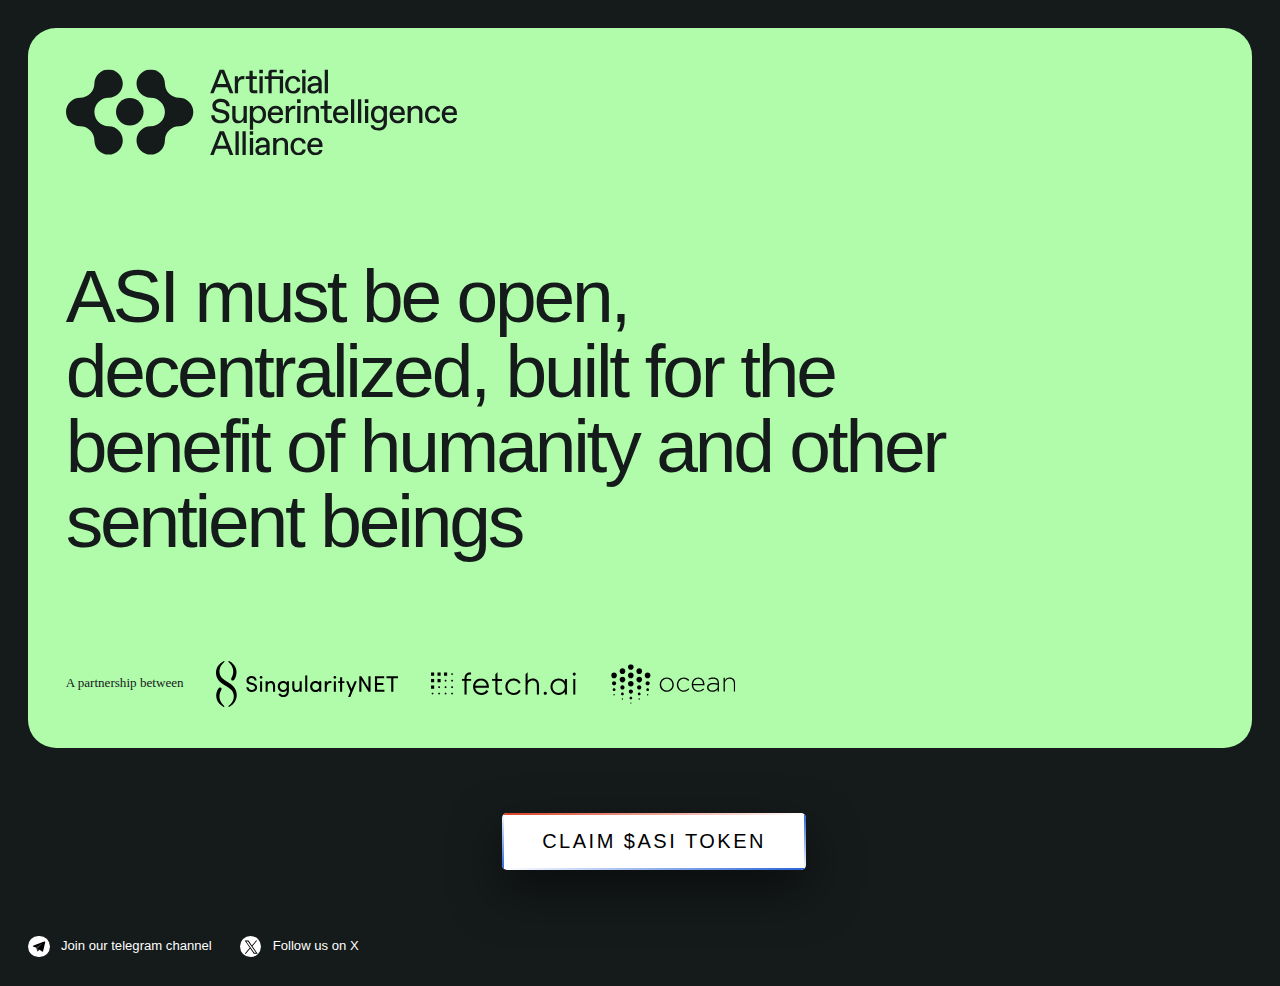
<file: indexxx.html>
<html lang="en" style="--vh: 12.030000000000001px;">

<head>
  <meta charset="utf-8">
  <meta name="viewport" content="width=device-width">
  <title>Artificial Superintelligence Alliance | The worlds largest open source, independent AI foundation.</title>
  <meta name="description"
    content="ASI must be open, decentralized, built for the benefit of humanity and other sentient beings.">
  <meta property="og:title"
    content="Artificial Superintelligence Alliance | The worlds largest open source, independent AI foundation.">
  <meta property="og:description"
    content="ASI must be open, decentralized, built for the benefit of humanity and other sentient beings.">
  <meta name="next-head-count" content="8">
  <meta name="msapplication-TileColor" content="#da532c">
  <meta name="theme-color" content="#ffffff">
  <meta property="og:image" content="/og.jpg"><noscript data-n-css=""></noscript>
  <link rel="shortcut icon" href="favicon/favicon-32x32.png" type="image/x-icon">
  <style>
    /*! CSS Used from: Embedded */
    :root {
      --colour-white: #FFFFFF;
      --colour-black: #151A1A;
      --colour-grey: rgba(255, 255, 255, 0.30);
      --colour-lime: #B1FCAB;
      --font-default: Favorit Pro Regular;
      --font-mono: Decima Mono;
      --font-book: Favorit Pro Book;
      --transition-speed-default: 300ms;
      --transition-speed-fast: 200ms;
      --transition-speed-extra-fast: 100ms;
      --transition-speed-slow: 500ms;
      --transition-speed-extra-slow: 800ms;
      --transition-ease: cubic-bezier(0.65, 0, 0.35, 1);
    }

    * {
      -webkit-font-smoothing: antialiased;
      box-sizing: border-box;
      margin: 0px;
      padding: 0px;
      border: none;
      list-style: none;
      background: none;
      outline: none;
      border-radius: 0px;
      box-shadow: none;
    }

    ::selection {
      background-color: var(--colour-black);
      color: var(--colour-lime);
    }

    html {
      background: var(--colour-black);
      font-size: 15;
    }

    body {
      position: relative;
    }

    button,
    body {
      font-family: var(--font-default);
      color: var(--colour-black);
      line-height: normal;
    }

    a {
      text-decoration: none;
      color: var(--colour-black);
    }

    button {
      cursor: pointer;
    }

    h1 {
      font-size: 5rem;
      line-height: 5rem;
      letter-spacing: -3.2px;
      font-weight: 200;
    }

    @media (max-width: 1124px) {
      h1 {
        font-size: 3.125rem;
        line-height: 3.125rem;
        letter-spacing: -2.5px;
      }
    }

    @media (max-width: 768px) {
      h1 {
        font-size: 2.1875rem;
        line-height: 2.1875rem;
        letter-spacing: -1.4px;
      }
    }

    p,
    a,
    button,
    div {
      font-size: 0.875rem;
      line-height: 1.125rem;
    }

    @media (max-width: 768px) {

      p,
      a,
      button,
      div {
        font-size: 0.75rem;
        line-height: 1rem;
      }
    }

    .type-book {
      font-family: var(--font-book);
    }

    ::placeholder {
      color: currentcolor;
      opacity: 1;
    }

    .OXeza {
      display: flex;
      -webkit-box-align: center;
      align-items: center;
      gap: 0.75rem;
    }

    .OXeza span {
      color: var(--colour-white);
    }

    .gsgDSL {
      height: 1.4375rem;
      width: 1.4375rem;
      background: var(--colour-white);
      border-radius: 100px;
      display: flex;
      -webkit-box-align: center;
      align-items: center;
      -webkit-box-pack: center;
      justify-content: center;
    }

    .hsCdji {
      padding: 0.625rem 1.25rem;
      background: var(--colour-white);
      backdrop-filter: blur(10px);
      color: var(--colour-black);
      display: flex;
      gap: 0.5rem;
      border-radius: 100px;
      position: relative;
      transition: all var(--transition-speed-default) var(--transition-ease);
    }

    .hsCdji:hover {
      background: var(--colour-lime);
    }

    @media (max-width: 768px) {
      .hsCdji {
        padding: 0.625rem 0.9375rem;
      }
    }

    @media (max-width: 768px) {
      .eczVDH {
        font-size: 0.8125rem;
        white-space: nowrap;
      }
    }

    .ewIqMy {
      height: 80dvh;
      min-height: 45rem;
    }

    @media (max-width: 768px) {
      .ewIqMy {
        min-height: 70dvh;
      }
    }

    .ftwWXF {
      display: flex;
      flex-direction: column;
      -webkit-box-pack: justify;
      justify-content: space-between;
      border-radius: 1.875rem;
      padding: 2.75rem 2.5rem;
      overflow: hidden;
      height: 100%;
      position: relative;
      transition: border-radius var(--transition-speed-slow) var(--transition-ease);
    }

    @media (max-width: 1124px) {
      .ftwWXF {
        padding: 2.25rem 1.875rem;
      }
    }

    @media (max-width: 768px) {
      .ftwWXF {
        padding: 1.625rem 1.25rem;
      }
    }

    .fpmIWY {
      position: relative;
      z-index: 2;
    }

    .fpmIWY svg {
      width: 26.0625rem;
      height: auto;
    }

    @media (max-width: 768px) {
      .fpmIWY svg {
        width: 18.75rem;
      }
    }

    .buXnKS {
      position: relative;
      z-index: 2;
      display: flex;
      flex-direction: column;
      gap: 2.875rem;
    }

    .fTeBQr {
      color: var(--colour-black);
      width: 80%;
    }

    @media (max-width: 1124px) {
      .fTeBQr {
        width: 100%;
      }
    }

    .ctbFIr {
      color: var(--colour-black);
    }

    .ejIBoo {
      position: relative;
      z-index: 2;
      display: flex;
      -webkit-box-align: center;
      align-items: center;
      gap: 2.1875rem;
    }

    @media (max-width: 768px) {
      .ejIBoo {
        gap: 1rem;
        flex-direction: column;
        align-items: flex-start;
      }
    }

    .cPeiYA {
      height: 46px;
      width: auto;
    }

    .cPeiYA svg {
      height: 100%;
      width: auto;
    }

    .cPeiYA svg path {
      transition: all var(--transition-speed-default) var(--transition-ease);
    }

    .cPeiYA:hover svg path {
      opacity: 0.5;
    }

    .cPeiXT {
      height: 23px;
      width: auto;
    }

    .cPeiXT svg {
      height: 100%;
      width: auto;
    }

    .cPeiXT svg path {
      transition: all var(--transition-speed-default) var(--transition-ease);
    }

    .cPeiXT:hover svg path {
      opacity: 0.5;
    }

    .cPeiUS {
      height: 40px;
      width: auto;
    }

    .cPeiUS svg {
      height: 100%;
      width: auto;
    }

    .cPeiUS svg path {
      transition: all var(--transition-speed-default) var(--transition-ease);
    }

    .cPeiUS:hover svg path {
      opacity: 0.5;
    }

    .kpDapm {
      display: flex;
      -webkit-box-align: center;
      align-items: center;
      gap: 2.1875rem;
    }

    @media (max-width: 768px) {
      .kpDapm {
        gap: 1.25rem;
      }
    }

    .hbcTmu {
      position: absolute;
      top: 0px;
      left: 0px;
      width: 100%;
      height: 100%;
      z-index: 1;
      overflow: hidden;
      background: var(--colour-lime);
    }

    .kHAmwG {
      /* border-top: 1px solid var(--colour-white); */
      padding-top: 1.25rem;
      margin-bottom: 2.0rem;
    }

    @media (min-width: 750px) {
      .fpmIWY svg {
      margin-right: 2000px;
      }
    }

    .itWmNr {
      display: flex;
      -webkit-box-align: center;
      align-items: center;
      gap: 1.875rem;
    }

    @media (max-width: 768px) {
      .itWmNr {
        gap: 0.9375rem;
      }
    }

    .gHVWsx {
      display: flex;
      gap: 1.25rem;
    }

    @media (max-width: 768px) {
      .gHVWsx {
        gap: 0.9375rem;
      }
    }

    .ubRZR {
      padding-top: 2.25rem;
    }

    .kCDlWx {
      display: flex;
      -webkit-box-pack: justify;
      justify-content: space-between;
      -webkit-box-align: center;
      align-items: center;
      /* border-top: 1px solid var(--colour-white); */
      padding-top: 1.625rem;
    }

    @media (max-width: 768px) {
      .kCDlWx {
        flex-direction: column;
        gap: 1.25rem;
        align-items: flex-start;
      }
    }

    .ckSzUL {
      display: flex;
      gap: 1.875rem;
    }

    @media (max-width: 550px) {
      .ckSzUL {
        width: 100%;
      }
    }

    .gnBrda {
      display: flex;
      gap: 1.25rem;
    }

    @media (max-width: 550px) {
      .gnBrda {
        -webkit-box-pack: justify;
        justify-content: space-between;
        width: 100%;
      }
    }

    .gUyJvS {
      color: var(--colour-white);
      font-size: 1rem;
      transition: all var(--transition-speed-default) var(--transition-ease);
    }

    @media (max-width: 768px) {
      .gUyJvS {
        font-size: 0.rem;
      }
    }

    .gUyJvS:hover {
      color: var(--colour-lime);
    }

    .gAQzXD {
      background: var(--colour-black);
      padding: 1.875rem;
      transition: padding var(--transition-speed-slow) var(--transition-ease);
    }

    @media (max-width: 1124px) {
      .gAQzXD {
        padding: 1.25rem;
      }
    }
  </style>
  
</head>

<body>
  <div id="__next">
    <main class="sc-75d43873-0 gZMKhY">
      <div class="sc-4ac06244-0 gAQzXD" style="opacity: 1;">
        <div class="sc-1f276023-0 ewIqMy">
          <div class="sc-1f276023-1 ftwWXF">
            <div class="sc-1f276023-9 hbcTmu"></div>
            <div class="sc-1f276023-2 fpmIWY"><svg width="417" height="93" viewBox="0 0 417 93" fill="none"
                xmlns="http://www.w3.org/2000/svg">
                <g clip-path="url(#clip0_187_239)">
                  <path
                    d="M161.327 16.0591H170.913L166.12 3.77626L161.327 16.0591ZM174.744 25.8792L172.187 19.3351H160.06L157.504 25.8792H153.798L163.884 0.422119H168.536L178.528 25.8714H174.751L174.744 25.8792Z"
                    fill="var(--colour-black)"></path>
                  <path
                    d="M180.091 25.8787V7.7007H183.352V11.696C183.703 10.3981 184.368 9.37386 185.33 8.6311C186.291 7.88834 187.386 7.52087 188.621 7.52087H190.255V10.8594H188.801C187.167 10.8594 185.885 11.3754 184.947 12.4153C184.008 13.4551 183.539 14.8781 183.539 16.6842V25.8709H180.091V25.8787Z"
                    fill="var(--colour-black)"></path>
                  <path
                    d="M204.071 25.8786H199.708C198.441 25.8786 197.456 25.5346 196.76 24.8309C196.064 24.1351 195.713 23.1499 195.713 21.8833V10.6872H191.717V7.70839H195.713V1.81323H199.176V7.70839H203.523V10.6872H199.176V21.336C199.176 21.8833 199.278 22.2586 199.497 22.4697C199.708 22.6808 200.091 22.7903 200.63 22.7903H204.078V25.8786H204.071Z"
                    fill="var(--colour-black)"></path>
                  <path
                    d="M206.362 7.70115H209.81V25.8714H206.362V7.70115ZM206.159 4.44083V0.422119H209.974V4.43301H206.159V4.44083Z"
                    fill="var(--colour-black)"></path>
                  <path
                    d="M227.901 4.44083V0.422119H231.717V4.43301H227.901V4.44083ZM215.908 25.8792V10.68H211.913V7.70115H215.908V4.23755C215.908 1.69654 217.174 0.422119 219.723 0.422119H224.813V3.44006H220.818C220.271 3.44006 219.895 3.5417 219.684 3.76062C219.473 3.97172 219.364 4.35483 219.364 4.8943V7.69333H231.537V25.8635H228.073V10.68H219.371V25.8714H215.908V25.8792Z"
                    fill="var(--colour-black)"></path>
                  <path
                    d="M242.46 26.2305C240.685 26.254 239.129 25.8474 237.784 25.0187C236.439 24.1821 235.423 23.0562 234.735 21.6254C234.039 20.2025 233.711 18.584 233.734 16.7936C233.711 14.9953 234.039 13.3847 234.735 11.9618C235.431 10.5388 236.447 9.40511 237.784 8.56852C239.129 7.73194 240.685 7.32538 242.46 7.35666C244.531 7.35666 246.244 7.92741 247.612 9.07673C248.972 10.226 249.746 11.7663 249.918 13.7053H246.455C246.291 12.6654 245.861 11.8288 245.165 11.1955C244.469 10.5622 243.617 10.2417 242.608 10.2417H242.303C240.693 10.2182 239.434 10.8359 238.527 12.1025C237.612 13.3691 237.166 14.9328 237.198 16.7858C237.174 18.6544 237.62 20.2181 238.527 21.4847C239.442 22.7435 240.7 23.3611 242.303 23.3377H242.608C243.609 23.3377 244.461 23.0249 245.165 22.3838C245.861 21.7505 246.291 20.9139 246.455 19.8741H249.918C249.739 21.8131 248.972 23.3611 247.612 24.5026C246.244 25.652 244.531 26.2305 242.46 26.2305Z"
                    fill="var(--colour-black)"></path>
                  <path
                    d="M251.99 7.70115H255.438V25.8714H251.99V7.70115ZM251.795 4.44083V0.422119H255.61V4.43301H251.795V4.44083Z"
                    fill="var(--colour-black)"></path>
                  <path
                    d="M264.023 23.338H264.305C265.024 23.3536 265.782 23.166 266.564 22.7907C267.346 22.4154 267.995 21.915 268.519 21.2739C269.035 20.6406 269.285 19.9839 269.269 19.3193V17.4898L264.727 17.8259C263.609 17.9276 262.733 18.2403 262.076 18.7407C261.42 19.2489 261.091 19.8979 261.091 20.7032C261.091 21.4537 261.365 22.0714 261.928 22.5718C262.475 23.0878 263.187 23.338 264.031 23.338M272.882 25.879H269.613C269.496 25.3004 269.434 24.3309 269.434 22.9627C269.043 23.8462 268.316 24.6124 267.237 25.2613C266.158 25.9025 264.954 26.223 263.617 26.223C261.928 26.2465 260.497 25.7383 259.332 24.6906C258.167 23.6429 257.596 22.3607 257.62 20.8439C257.62 18.9909 258.269 17.6227 259.574 16.747C260.857 15.8948 262.405 15.3866 264.242 15.2224L269.269 14.8315V14.2451C269.269 12.9785 268.933 11.9933 268.269 11.2897C267.596 10.586 266.674 10.2342 265.493 10.2342H265.188C264.172 10.2342 263.32 10.4766 262.632 10.9535C261.943 11.4304 261.553 12.1028 261.443 12.9707H257.995C258.081 11.3366 258.816 9.98398 260.208 8.91285C261.599 7.84171 263.304 7.31787 265.321 7.34133C267.588 7.31787 269.394 7.97463 270.731 9.31159C272.068 10.6486 272.725 12.2904 272.702 14.2451V21.8759C272.702 23.7289 272.764 25.0581 272.882 25.879Z"
                    fill="var(--colour-black)"></path>
                  <path d="M279.425 0.422119H275.977V25.8792H279.425V0.422119Z" fill="var(--colour-black)"></path>
                  <path
                    d="M164.861 57.9899C161.811 57.9899 159.403 57.255 157.636 55.7929C155.869 54.323 154.955 52.212 154.869 49.4521H158.512C158.512 51.1174 159.106 52.4153 160.279 53.3379C161.452 54.2605 163.031 54.7218 165.009 54.7218H165.385C167.003 54.7218 168.293 54.3621 169.239 53.6428C170.185 52.9235 170.654 52.0087 170.654 50.9063C170.654 49.8743 170.326 49.0534 169.669 48.4357C169.012 47.8102 168.004 47.3646 166.643 47.0987L162.578 46.2621C158.278 45.3865 156.135 43.0018 156.135 39.1082C156.104 37.091 156.948 35.3553 158.684 33.9245C160.42 32.4938 162.601 31.7901 165.228 31.8292C168.027 31.8292 170.279 32.5485 171.976 33.9871C173.664 35.4257 174.563 37.3647 174.649 39.8197H171.006C170.92 38.4045 170.365 37.263 169.317 36.3952C168.277 35.5273 166.972 35.1051 165.416 35.1051H165.041C163.508 35.1051 162.242 35.4804 161.249 36.231C160.256 36.9816 159.763 37.9198 159.763 39.0613C159.763 40.0073 160.068 40.7814 160.678 41.3834C161.288 41.9854 162.148 42.3998 163.266 42.6265L167.331 43.424C171.96 44.3232 174.274 46.7703 174.274 50.7734C174.298 52.9548 173.438 54.7061 171.686 56.0353C169.951 57.3566 167.675 58.0134 164.869 57.9899"
                    fill="var(--colour-black)"></path>
                  <path
                    d="M183.578 57.9901C181.616 57.9901 180.091 57.3959 179.004 56.2074C177.925 55.019 177.378 53.4397 177.378 51.4616V39.468H180.842V50.7423C180.842 53.6586 182.069 55.1128 184.516 55.1128H184.798C186.017 55.1363 187.089 54.5968 188.011 53.4866C188.934 52.3764 189.387 50.9769 189.379 49.2881V39.4758H192.843V57.646H189.379V54.1824C189.012 55.2614 188.324 56.1605 187.323 56.8955C186.314 57.6382 185.064 57.9979 183.586 57.9979"
                    fill="var(--colour-black)"></path>
                  <path
                    d="M204.688 55.0975H204.97C206.424 55.0975 207.612 54.5267 208.535 53.3774C209.458 52.2281 209.919 50.6253 209.919 48.5456C209.919 46.4658 209.458 44.863 208.535 43.7137C207.612 42.5644 206.424 41.9937 204.97 41.9937H204.688C203.289 41.9702 202.085 42.5566 201.06 43.7528C200.036 44.9491 199.536 46.5518 199.559 48.5456C199.536 50.5471 200.036 52.1421 201.06 53.3383C202.085 54.5424 203.297 55.1209 204.688 55.0975ZM196.119 64.9175V39.4605H199.567V42.0015C200.005 41.1884 200.802 40.5003 201.96 39.9452C203.117 39.3901 204.321 39.1086 205.564 39.1086C207.87 39.0852 209.755 39.9296 211.217 41.6496C212.679 43.3697 213.398 45.6605 213.375 48.5534C213.406 51.3915 212.64 53.6823 211.068 55.4259C209.497 57.1616 207.542 58.0216 205.212 57.9981C203.961 57.9981 202.827 57.7245 201.803 57.185C200.771 56.6377 200.028 55.9497 199.567 55.1053V64.9175H196.119Z"
                    fill="var(--colour-black)"></path>
                  <path
                    d="M218.91 46.3637H227.964C227.894 44.8938 227.472 43.7993 226.705 43.0643C225.947 42.3528 225.001 42.001 223.867 42.001H223.562C222.507 42.001 221.545 42.345 220.669 43.0487C219.794 43.7602 219.207 44.8626 218.91 46.3637ZM223.805 57.9898C222.64 58.0055 221.545 57.8022 220.513 57.38C219.473 56.9578 218.566 56.3558 217.769 55.5739C216.971 54.7921 216.354 53.7991 215.9 52.5794C215.447 51.3598 215.228 50.0071 215.236 48.5138C215.212 47.0596 215.431 45.7226 215.9 44.5107C216.369 43.2989 217.003 42.2981 217.792 41.5163C218.59 40.7344 219.497 40.1324 220.513 39.7102C221.529 39.288 222.593 39.0847 223.687 39.1003C225.994 39.0691 227.862 39.7962 229.293 41.2973C230.724 42.7985 231.436 44.7297 231.404 47.083V49.0924H218.676C218.707 50.0384 218.887 50.9063 219.207 51.6803C219.528 52.4622 219.927 53.0955 220.411 53.5724C220.896 54.0571 221.428 54.4324 222.006 54.6983C222.585 54.9641 223.171 55.0892 223.742 55.0814H224.047C225.032 55.0814 225.869 54.8312 226.572 54.3308C227.276 53.8226 227.714 53.1267 227.894 52.2432H231.342C231.037 54.0102 230.185 55.4019 228.777 56.4261C227.386 57.466 225.72 57.982 223.789 57.982"
                    fill="var(--colour-black)"></path>
                  <path
                    d="M234.438 57.6381V39.4679H237.706V43.4632C238.057 42.1653 238.722 41.1411 239.684 40.3983C240.645 39.6556 241.74 39.2881 242.975 39.2881H244.609V42.6266H243.155C241.521 42.6266 240.239 43.1426 239.301 44.1825C238.362 45.2223 237.893 46.6453 237.893 48.4514V57.6459H234.445L234.438 57.6381Z"
                    fill="var(--colour-black)"></path>
                  <path
                    d="M246.643 39.4598H250.091V57.63H246.643V39.4598ZM246.455 32.1886H250.271V36.1995H246.455V32.1886Z"
                    fill="var(--colour-black)"></path>
                  <path
                    d="M254.109 57.6381V39.4679H257.557V42.0089C258.871 40.0778 260.81 39.1161 263.374 39.1161C265.407 39.1161 267.01 39.6868 268.167 40.8362C269.324 41.9855 269.903 43.5257 269.903 45.4647V57.6381H266.455V46.1918C266.455 44.8392 266.15 43.8072 265.532 43.0879C264.915 42.3686 264 42.0089 262.78 42.0089H262.499C261.146 41.9855 259.981 42.4859 258.996 43.5179C258.003 44.5499 257.526 45.8635 257.55 47.4741V57.6459H254.102L254.109 57.6381Z"
                    fill="var(--colour-black)"></path>
                  <path
                    d="M283.827 57.6381H279.465C278.198 57.6381 277.213 57.2941 276.517 56.5904C275.821 55.8946 275.469 54.9095 275.469 53.6429V42.4468H271.474V39.4679H275.469V33.5728H278.933V39.4679H283.28V42.4468H278.933V53.0956C278.933 53.6429 279.035 54.0181 279.254 54.2292C279.465 54.4403 279.848 54.5498 280.387 54.5498H283.835V57.6303L283.827 57.6381Z"
                    fill="var(--colour-black)"></path>
                  <path
                    d="M288.48 46.3635H297.533C297.463 44.8936 297.041 43.799 296.275 43.0641C295.516 42.3526 294.57 42.0008 293.437 42.0008H293.132C292.076 42.0008 291.114 42.3448 290.239 43.0484C289.363 43.7599 288.777 44.8623 288.48 46.3635ZM293.382 57.9896C292.225 58.0052 291.122 57.802 290.09 57.3798C289.05 56.9576 288.143 56.3555 287.346 55.5737C286.548 54.7918 285.931 53.7989 285.477 52.5792C285.024 51.3595 284.805 50.0069 284.813 48.5136C284.789 47.0593 285.008 45.7224 285.477 44.5105C285.946 43.2986 286.58 42.2979 287.369 41.516C288.167 40.7342 289.074 40.1321 290.09 39.7099C291.107 39.2877 292.17 39.0845 293.265 39.1001C295.571 39.0688 297.44 39.7959 298.87 41.2971C300.301 42.7982 301.013 44.7294 300.981 47.0828V49.0921H288.253C288.284 50.0382 288.464 50.906 288.785 51.6801C289.105 52.4619 289.504 53.0952 289.989 53.5721C290.473 54.0569 291.005 54.4322 291.584 54.698C292.162 54.9638 292.749 55.0889 293.319 55.0811H293.624C294.609 55.0811 295.446 54.8309 296.157 54.3305C296.861 53.8223 297.299 53.1265 297.479 52.243H300.927C300.622 54.01 299.77 55.4017 298.362 56.4259C296.963 57.4658 295.297 57.9818 293.366 57.9818"
                    fill="var(--colour-black)"></path>
                  <path d="M307.463 32.1886H304.015V57.6378H307.463V32.1886Z" fill="var(--colour-black)"></path>
                  <path d="M314.922 32.1886H311.474V57.6378H314.922V32.1886Z" fill="var(--colour-black)"></path>
                  <path
                    d="M318.925 39.4598H322.373V57.63H318.925V39.4598ZM318.729 32.1886H322.545V36.1995H318.729V32.1886Z"
                    fill="var(--colour-black)"></path>
                  <path
                    d="M333.53 54.7294H333.811C335.132 54.7529 336.313 54.1587 337.337 52.9546C338.369 51.7506 338.862 50.2181 338.823 48.373C338.838 46.5043 338.361 44.9719 337.407 43.7679C336.446 42.5638 335.312 41.9774 333.999 42.0009H333.694C332.263 42.0009 331.082 42.5482 330.152 43.6271C329.222 44.7061 328.76 46.2932 328.76 48.373C328.76 50.4527 329.198 52.0633 330.074 53.1266C330.949 54.1899 332.099 54.7216 333.522 54.7216M333.389 65.6362C330.942 65.6362 328.964 65.1202 327.47 64.0803C325.977 63.0405 325.132 61.6801 324.96 59.9834H328.408C328.588 60.8591 329.104 61.5315 329.964 62.0006C330.824 62.4697 331.903 62.7121 333.217 62.7121H333.569C335.234 62.7121 336.532 62.2508 337.454 61.3361C338.377 60.4213 338.838 59.0609 338.838 57.2626V54.706C338.307 55.5738 337.564 56.2775 336.618 56.8091C335.672 57.3486 334.601 57.6144 333.389 57.6144C332.302 57.6301 331.27 57.4346 330.3 57.0359C329.331 56.645 328.471 56.0664 327.713 55.3002C326.962 54.5496 326.368 53.5645 325.938 52.3604C325.508 51.1564 325.297 49.8194 325.304 48.3417C325.289 46.8562 325.5 45.5114 325.93 44.3152C326.36 43.1189 326.939 42.1416 327.673 41.391C328.416 40.6326 329.268 40.0619 330.246 39.6553C331.223 39.2644 332.263 39.0689 333.373 39.0768C334.616 39.0768 335.734 39.3582 336.735 39.9133C337.736 40.4763 338.424 41.1565 338.823 41.9618V39.4208H342.286V57.591C342.31 59.9053 341.504 61.8286 339.87 63.3532C338.252 64.9013 336.086 65.6519 333.381 65.6206"
                    fill="var(--colour-black)"></path>
                  <path
                    d="M348.87 46.3632H357.924C357.853 44.8934 357.431 43.7988 356.665 43.0638C355.906 42.3523 354.96 42.0005 353.827 42.0005H353.522C352.466 42.0005 351.505 42.3445 350.629 43.0482C349.753 43.7597 349.167 44.8621 348.87 46.3632ZM353.764 57.9894C352.607 58.005 351.505 57.8017 350.473 57.3795C349.433 56.9573 348.526 56.3553 347.728 55.5734C346.931 54.7916 346.313 53.7986 345.86 52.5789C345.406 51.3593 345.187 50.0067 345.195 48.5133C345.172 47.0591 345.391 45.7221 345.86 44.5102C346.329 43.2984 346.962 42.2976 347.752 41.5158C348.549 40.7339 349.456 40.1319 350.473 39.7097C351.489 39.2875 352.552 39.0842 353.647 39.0998C355.953 39.0686 357.822 39.7957 359.253 41.2968C360.684 42.798 361.395 44.7292 361.364 47.0825V49.0919H348.635C348.666 50.0379 348.846 50.9058 349.167 51.6798C349.487 52.4617 349.886 53.095 350.371 53.5719C350.856 54.0567 351.387 54.4319 351.966 54.6978C352.544 54.9636 353.131 55.0887 353.702 55.0809H354.007C354.992 55.0809 355.828 54.8307 356.54 54.3303C357.243 53.8221 357.681 53.1262 357.861 52.2428H361.309C361.004 54.0097 360.152 55.4014 358.745 56.4257C357.345 57.4655 355.68 57.9815 353.749 57.9815"
                    fill="var(--colour-black)"></path>
                  <path
                    d="M364.396 57.6379V39.4677H367.844V42.0087C369.158 40.0775 371.097 39.1158 373.661 39.1158C375.694 39.1158 377.297 39.6866 378.454 40.8359C379.611 41.9852 380.19 43.5255 380.19 45.4645V57.6379H376.742V46.1916C376.742 44.839 376.437 43.8069 375.819 43.0876C375.202 42.3683 374.287 42.0087 373.067 42.0087H372.786C371.433 41.9852 370.268 42.4856 369.283 43.5177C368.29 44.5497 367.813 45.8632 367.837 47.4738V57.6457H364.389L364.396 57.6379Z"
                    fill="var(--colour-black)"></path>
                  <path
                    d="M391.66 57.9896C389.885 58.013 388.33 57.6065 386.985 56.7777C385.64 55.9411 384.624 54.8152 383.936 53.3845C383.24 51.9615 382.911 50.3431 382.935 48.5526C382.911 46.7544 383.24 45.1438 383.936 43.7208C384.631 42.2978 385.648 41.1641 386.985 40.3276C388.33 39.491 389.885 39.0844 391.66 39.1157C393.732 39.1157 395.444 39.6864 396.813 40.8358C398.173 41.9851 398.947 43.5253 399.119 45.4643H395.655C395.491 44.4245 395.061 43.5879 394.365 42.9546C393.67 42.3213 392.817 42.0007 391.809 42.0007H391.504C389.893 41.9773 388.634 42.5949 387.728 43.8615C386.813 45.1281 386.367 46.6918 386.398 48.5448C386.375 50.4134 386.821 51.9771 387.728 53.2437C388.642 54.5025 389.901 55.1202 391.504 55.0967H391.809C392.81 55.0967 393.662 54.784 394.365 54.1429C395.061 53.5096 395.491 52.673 395.655 51.6331H399.119C398.939 53.5721 398.173 55.1202 396.813 56.2617C395.452 57.4188 393.732 57.9896 391.66 57.9896Z"
                    fill="var(--colour-black)"></path>
                  <path
                    d="M404.498 46.3632H413.552C413.481 44.8934 413.059 43.7988 412.293 43.0638C411.542 42.3523 410.588 42.0005 409.455 42.0005H409.15C408.094 42.0005 407.133 42.3445 406.257 43.0482C405.381 43.7597 404.795 44.8621 404.498 46.3632ZM409.392 57.9894C408.235 58.005 407.133 57.8017 406.1 57.3795C405.061 56.9573 404.154 56.3553 403.356 55.5734C402.559 54.7916 401.941 53.7986 401.488 52.5789C401.034 51.3593 400.815 50.0067 400.823 48.5133C400.8 47.0591 401.018 45.7221 401.488 44.5102C401.957 43.2984 402.59 42.2976 403.38 41.5158C404.177 40.7339 405.084 40.1319 406.1 39.7097C407.117 39.2875 408.18 39.0842 409.275 39.0998C411.581 39.0686 413.45 39.7957 414.881 41.2968C416.311 42.798 417.023 44.7292 416.992 47.0825V49.0919H404.263C404.294 50.0379 404.474 50.9058 404.795 51.6798C405.115 52.4617 405.514 53.095 405.999 53.5719C406.484 54.0567 407.015 54.4319 407.594 54.6978C408.172 54.9636 408.759 55.0887 409.33 55.0809H409.634C410.62 55.0809 411.456 54.8307 412.16 54.3303C412.863 53.8221 413.301 53.1262 413.489 52.2428H416.929C416.624 54.0097 415.772 55.4014 414.365 56.4257C412.973 57.4655 411.308 57.9815 409.376 57.9815"
                    fill="var(--colour-black)"></path>
                  <path
                    d="M166.128 69.6392L170.913 81.922H161.327L166.12 69.6392H166.128ZM163.876 66.2928L153.79 91.7421H157.496L160.053 85.198H172.179L174.736 91.7421H178.512L168.52 66.2928H163.868H163.876Z"
                    fill="var(--colour-black)"></path>
                  <path d="M184.259 66.2854H180.811V91.7346H184.259V66.2854Z" fill="var(--colour-black)"></path>
                  <path d="M191.718 66.2854H188.27V91.7346H191.718V66.2854Z" fill="var(--colour-black)"></path>
                  <path
                    d="M196.128 91.7346H199.575V73.5644H196.128V91.7346ZM196.057 70.179H199.63V66.2854H196.057V70.179Z"
                    fill="var(--colour-black)"></path>
                  <path
                    d="M208.489 89.2014H208.77C209.489 89.217 210.248 89.0294 211.03 88.6541C211.811 88.2788 212.46 87.7784 212.984 87.1373C213.5 86.504 213.75 85.8473 213.735 85.1827V83.3532L209.192 83.6894C208.074 83.791 207.198 84.1037 206.542 84.6041C205.885 85.1123 205.557 85.7613 205.557 86.5666C205.557 87.3171 205.83 87.9348 206.393 88.4352C206.94 88.9434 207.644 89.2014 208.496 89.2014M217.339 91.7346H214.071C213.954 91.156 213.891 90.1865 213.891 88.8183C213.5 89.7018 212.773 90.468 211.694 91.1169C210.615 91.7581 209.411 92.0786 208.074 92.0786C206.385 92.1021 204.955 91.5939 203.79 90.5462C202.625 89.4985 202.054 88.2163 202.077 86.6995C202.077 84.8465 202.726 83.4783 204.032 82.6026C205.314 81.7504 206.862 81.2422 208.7 81.078L213.727 80.6871V80.1007C213.727 78.8341 213.391 77.8489 212.726 77.1453C212.054 76.4416 211.131 76.0898 209.951 76.0898H209.646C208.629 76.0898 207.777 76.3321 207.089 76.8091C206.401 77.286 206.01 77.9584 205.901 78.8262H202.453C202.539 77.1922 203.274 75.8396 204.665 74.7684C206.057 73.6973 207.761 73.1735 209.779 73.1969C212.046 73.1735 213.852 73.8302 215.189 75.1672C216.526 76.5041 217.183 78.146 217.159 80.1007V87.7315C217.159 89.5845 217.222 90.9215 217.339 91.7346Z"
                    fill="var(--colour-black)"></path>
                  <path
                    d="M220.982 91.7343V73.5641H224.43V76.1051C225.744 74.174 227.683 73.2123 230.247 73.2123C232.28 73.2123 233.883 73.783 235.04 74.9324C236.197 76.0817 236.776 77.6219 236.776 79.5609V91.7343H233.328V80.288C233.328 78.9354 233.023 77.9034 232.405 77.1841C231.788 76.4648 230.873 76.1051 229.653 76.1051H229.372C228.019 76.0817 226.854 76.5821 225.869 77.6141C224.876 78.6461 224.399 79.9597 224.423 81.5703V91.7421H220.975L220.982 91.7343Z"
                    fill="var(--colour-black)"></path>
                  <path
                    d="M248.245 92.0938C246.47 92.1173 244.914 91.7107 243.57 90.8819C242.225 90.0454 241.209 88.9195 240.52 87.4887C239.825 86.0657 239.496 84.4473 239.52 82.6569C239.496 80.8586 239.825 79.248 240.52 77.825C241.216 76.4021 242.233 75.2684 243.57 74.4318C244.914 73.5952 246.47 73.1887 248.245 73.2199C250.317 73.2199 252.029 73.7907 253.398 74.94C254.758 76.0893 255.532 77.6296 255.704 79.5686H252.233C252.068 78.5287 251.638 77.6921 250.943 77.0588C250.247 76.4255 249.394 76.105 248.386 76.105H248.081C246.47 76.0815 245.212 76.6992 244.305 77.9658C243.39 79.2324 242.944 80.7961 242.975 82.6491C242.952 84.5177 243.398 86.0814 244.305 87.348C245.219 88.6068 246.478 89.2244 248.081 89.201H248.386C249.387 89.201 250.239 88.8882 250.943 88.2471C251.638 87.6138 252.068 86.7772 252.233 85.7374H255.696C255.516 87.6764 254.75 89.2244 253.39 90.3659C252.029 91.5152 250.309 92.0938 248.245 92.0938Z"
                    fill="var(--colour-black)"></path>
                  <path
                    d="M261.083 80.4758H270.137C270.067 79.0059 269.644 77.9113 268.878 77.1764C268.12 76.4649 267.174 76.1131 266.04 76.1131H265.735C264.68 76.1131 263.718 76.4571 262.842 77.1607C261.967 77.8644 261.38 78.9746 261.083 80.4758ZM265.978 92.0941C264.82 92.1097 263.718 91.9065 262.686 91.4843C261.646 91.0621 260.739 90.46 259.942 89.6782C259.144 88.8963 258.526 87.9034 258.073 86.6837C257.62 85.464 257.401 84.1114 257.408 82.6181C257.385 81.1638 257.604 79.8269 258.073 78.615C258.542 77.4031 259.175 76.4024 259.965 75.6205C260.763 74.8387 261.67 74.2366 262.686 73.8144C263.702 73.3922 264.766 73.1889 265.86 73.2046C268.167 73.1733 270.035 73.9004 271.466 75.4016C272.897 76.9027 273.608 78.8339 273.577 81.1873V83.1966H260.849C260.88 84.1427 261.06 85.0105 261.38 85.7846C261.701 86.5664 262.1 87.1997 262.584 87.6766C263.069 88.1614 263.601 88.5367 264.179 88.8025C264.758 89.0683 265.344 89.1934 265.915 89.1856H266.22C267.205 89.1856 268.042 88.9354 268.753 88.435C269.457 87.9268 269.895 87.231 270.074 86.3475H273.522C273.217 88.1145 272.365 89.5062 270.958 90.5304C269.551 91.5703 267.885 92.0863 265.962 92.0863"
                    fill="var(--colour-black)"></path>
                  <path
                    d="M0 45.8713C0 37.5055 6.77865 30.7191 15.1444 30.7191C23.5102 30.7191 30.2967 23.9404 30.2967 15.5746C30.2967 7.20883 37.0832 0.422363 45.449 0.422363C53.8148 0.422363 60.5934 7.20883 60.5934 15.5746C60.5934 23.9404 53.8148 30.7191 45.449 30.7191C37.0832 30.7191 30.2967 37.5055 30.2967 45.8713C30.2967 54.2371 37.0832 61.0158 45.449 61.0158C53.8148 61.0158 60.5934 67.8022 60.5934 76.1681C60.5934 84.5339 53.8148 91.3125 45.449 91.3125C37.0832 91.3125 30.2967 84.5339 30.2967 76.1681C30.2967 67.8022 23.5102 61.0158 15.1444 61.0158C6.77865 61.0158 0 54.2371 0 45.8713Z"
                    fill="var(--colour-black)"></path>
                  <path
                    d="M135.8 45.8633C135.8 54.2291 129.021 61.0155 120.656 61.0155C112.29 61.0155 105.503 67.7942 105.503 76.16C105.503 84.5258 98.7168 91.3123 90.351 91.3123C81.9852 91.3123 75.2065 84.5258 75.2065 76.16C75.2065 67.7942 81.9852 61.0155 90.351 61.0155C98.7168 61.0155 105.503 54.2291 105.503 45.8633C105.503 37.4975 98.7168 30.7188 90.351 30.7188C81.9852 30.7188 75.2065 23.9324 75.2065 15.5666C75.2065 7.20077 81.9852 0.422119 90.351 0.422119C98.7168 0.422119 105.503 7.20077 105.503 15.5666C105.503 23.9324 112.29 30.7188 120.656 30.7188C129.021 30.7188 135.8 37.4975 135.8 45.8633Z"
                    fill="var(--colour-black)"></path>
                  <path
                    d="M68.044 60.3584C76.1749 60.3584 82.7663 53.7671 82.7663 45.6362C82.7663 37.5053 76.1749 30.9139 68.044 30.9139C59.9132 30.9139 53.3218 37.5053 53.3218 45.6362C53.3218 53.7671 59.9132 60.3584 68.044 60.3584Z"
                    fill="var(--colour-black)"></path>
                </g>
                <defs>
                  <clipPath id="clip0_187_239">
                    <rect width="417" height="91.6798" fill="white" transform="translate(0 0.422363)"></rect>
                  </clipPath>
                </defs>
              </svg></div>
            <div class="sc-1f276023-3 buXnKS" style="opacity: 1;">
              <h1 class="sc-1f276023-4 fTeBQr" style="opacity: 1; transform: none;">ASI must be open, decentralized,
                built for the benefit of humanity and other sentient beings</h1>
            </div>
            <div class="sc-1f276023-6 ejIBoo" style="opacity: 1;">
              <p class="sc-1f276023-5 ctbFIr type-book" style="opacity: 1; transform: none;">A partnership between</p>
              <div class="sc-1f276023-8 kpDapm"><a target="_blank" href="https://singularitynet.io">
                  <div class="sc-1f276023-7 cPeiYA" style="opacity: 1; transform: none;"><svg width="95" height="24"
                      viewBox="0 0 95 24" fill="none" xmlns="http://www.w3.org/2000/svg">
                      <path
                        d="M4.3269 0.565714C3.44995 1.39751 2.67867 2.30831 2.24377 3.31504C1.80934 4.29044 1.69355 5.37845 1.91291 6.42373C2.08643 7.4249 2.57985 8.34245 3.31886 9.03822C4.05039 9.76645 5.04017 10.3654 6.08752 11.0077C7.12793 11.6571 8.2724 12.3612 9.21824 13.4335C10.1686 14.5189 10.7279 15.8926 10.8066 17.3344C10.9028 18.7192 10.5608 20.0992 9.8293 21.2779C9.10356 22.4285 8.07262 23.2733 6.99107 23.9186C6.85036 24.0025 6.66895 23.9643 6.57393 23.8306C6.47891 23.697 6.50206 23.5127 6.62715 23.4068C7.53947 22.6269 8.32626 21.7196 8.79005 20.704C9.24773 19.7058 9.38529 18.5899 9.18379 17.51C9.0254 16.4776 8.52041 15.53 7.75218 14.824C6.99915 14.1013 6.00591 13.5244 4.94861 12.9067C3.89918 12.2804 2.74154 11.6187 1.74599 10.5786C1.24315 10.0448 0.832326 9.43103 0.530322 8.76228C0.243971 8.09471 0.0704362 7.38404 0.0168243 6.65939C-0.0802844 5.26039 0.248254 3.77938 1.02672 2.63433C1.77917 1.54482 2.79263 0.66215 3.97409 0.0673361C4.11052 -0.00482196 4.27919 0.0354822 4.36845 0.161571C4.45771 0.28766 4.43994 0.460511 4.3269 0.565714Z"
                        fill="#000000"></path>
                      <path
                        d="M6.82488 0.056216C7.65037 0.446148 8.39791 0.983766 9.03079 1.64265C9.36472 2.00167 9.65934 2.39549 9.9096 2.81736C10.1641 3.26655 10.3625 3.74534 10.5006 4.243C10.6319 4.75336 10.7009 5.27783 10.7059 5.80488C10.6952 6.32782 10.5669 8.86352 9.17114 10.0834C8.99391 10.2081 8.77433 10.2566 8.56121 10.2183C8.34809 10.18 8.15907 10.0579 8.03615 9.87929C7.863 9.61164 7.84719 9.27126 7.99477 8.98864L8.01258 8.95575C8.38713 8.2479 9.94451 5.49649 8.16679 2.46008C7.68965 1.76369 7.14624 1.1153 6.54421 0.524022L6.54212 0.522162C6.43718 0.411063 6.43201 0.238774 6.5301 0.121556C6.60201 0.0349759 6.72325 0.00810227 6.82488 0.056216Z"
                        fill="#000000"></path>
                      <path
                        d="M4.00538 23.9393C3.17999 23.5492 2.43246 23.0116 1.79948 22.3528C1.46551 21.9937 1.17089 21.5999 0.920675 21.1779C0.666171 20.7288 0.467695 20.2501 0.329709 19.7525C0.198285 19.242 0.129419 18.7175 0.124634 18.1904C0.135034 17.6674 0.263581 15.132 1.65913 13.912C1.83635 13.7874 2.05592 13.7388 2.26905 13.7771C2.48217 13.8155 2.67119 13.9375 2.7941 14.1162C2.96737 14.3838 2.98319 14.7242 2.83548 15.0068L2.81768 15.0397C2.44314 15.7476 0.885752 18.4987 2.6637 21.5354C3.14078 22.2318 3.6842 22.8802 4.2863 23.4715L4.28815 23.4733C4.39309 23.5844 4.39826 23.7567 4.30017 23.8739C4.22827 23.9605 4.10702 23.9874 4.00538 23.9393Z"
                        fill="#000000"></path>
                      <path
                        d="M16.9393 13.7096H15.8406C15.8406 14.9886 17.0223 16.1847 18.6887 16.1847C20.2836 16.1847 21.2642 15.2256 21.4063 14.053C21.5718 12.7505 20.7564 11.8858 19.232 11.4952L18.1685 11.2349C17.1404 10.9862 17.0103 10.4529 17.0103 10.0979C17.0103 9.35187 17.7432 8.86611 18.5347 8.86611C19.4211 8.86611 20.071 9.38745 20.071 10.2046H21.1701C21.1701 8.73578 20.0355 7.81226 18.5466 7.81226C17.1639 7.81226 15.9116 8.73578 15.9116 10.1095C15.9116 10.8203 16.1714 11.803 17.8968 12.2412L18.9484 12.5018C19.6808 12.6674 20.4017 13.0819 20.3307 13.9583C20.2366 14.5744 19.7283 15.1545 18.6887 15.1545C17.6606 15.1545 16.9513 14.4205 16.9393 13.7096Z"
                        fill="#000000"></path>
                      <path
                        d="M24.0635 16.0665H23.0003V10.5365H24.0635V16.0665ZM22.7877 8.49958C22.8134 8.8927 23.139 9.19843 23.5321 9.19843C23.9253 9.19843 24.2509 8.8927 24.2766 8.49958C24.2507 8.10663 23.9251 7.80115 23.5321 7.80115C23.1392 7.80115 22.8136 8.10663 22.7877 8.49958Z"
                        fill="#000000"></path>
                      <path
                        d="M26.9623 13.0821C26.9623 11.9099 27.7422 11.4717 28.5221 11.4717C29.2781 11.4717 29.7393 12.0166 29.7393 12.9401V16.0661H30.8144V12.869C30.8144 11.3178 30.058 10.4178 28.6873 10.4178C28.0849 10.4178 27.293 10.7017 26.9623 11.365V10.5362H25.8867V16.0661H26.9623V13.0821Z"
                        fill="#000000"></path>
                      <path
                        d="M33.4282 16.8597C33.2862 16.9309 32.6718 17.2743 32.5298 17.3335C33.0193 18.2571 33.98 18.8319 35.0236 18.8256C36.8431 18.8256 38.0364 17.8308 38.0364 15.2258V10.5362H36.9732V11.4005C36.6069 10.7613 35.8031 10.4178 35.0351 10.4178C33.5223 10.4178 32.2346 11.5545 32.2346 13.3192C32.2346 15.0715 33.5223 16.1849 35.0351 16.1849C35.8031 16.1849 36.6421 15.8179 36.9732 15.1666C36.9732 15.2138 36.9851 15.2494 36.9851 15.2965C36.9851 17.132 36.2168 17.8072 35.0236 17.8072C34.3595 17.8053 33.7487 17.4426 33.4282 16.8597ZM36.9612 13.3072C36.9675 13.7948 36.7762 14.2642 36.431 14.6079C36.0858 14.9516 35.6162 15.1404 35.1297 15.131C34.1371 15.131 33.3336 14.4322 33.3336 13.3072C33.318 12.8219 33.501 12.3514 33.8402 12.0048C34.1794 11.6581 34.6453 11.4655 35.1297 11.4717C36.1103 11.4717 36.9612 12.123 36.9612 13.3072Z"
                        fill="#000000"></path>
                      <path
                        d="M43.6422 13.5201C43.6422 14.7043 42.8623 15.1308 42.0823 15.1308C41.3263 15.1308 40.8771 14.5859 40.8771 13.662V10.536H39.8016V13.7332C39.79 15.2844 40.5464 16.1847 41.9287 16.1847C42.5311 16.1847 43.3115 15.9004 43.6422 15.2372V16.066H44.7173V10.536H43.6422V13.5201Z"
                        fill="#000000"></path>
                      <path d="M46.5428 7.52826V16.0663H47.6184V7.52826H46.5428Z" fill="#000000"></path>
                      <path
                        d="M53.8543 16.0661H54.9179V10.5362H53.8543V11.365C53.488 10.7373 52.6842 10.4178 51.9162 10.4178C50.4038 10.4178 49.1157 11.5309 49.1157 13.2952C49.1157 15.0479 50.4038 16.1849 51.9162 16.1849C52.6842 16.1849 53.488 15.8415 53.8543 15.2138V16.0661ZM53.8423 13.2836C53.8423 14.4558 52.9914 15.131 52.0108 15.131C51.5245 15.1364 51.0572 14.942 50.7178 14.5929C50.3785 14.2438 50.1966 13.7706 50.2147 13.2836C50.1958 12.7996 50.3785 12.3294 50.7192 11.9858C51.0598 11.6422 51.5277 11.4559 52.0108 11.4717C52.8972 11.4717 53.8423 12.0994 53.8423 13.2836Z"
                        fill="#000000"></path>
                      <path
                        d="M57.8222 14.0531C57.8222 12.5847 58.271 11.4477 59.3346 11.4477C59.617 11.45 59.8955 11.5149 60.15 11.6376L60.3156 10.6309C60.0184 10.4831 59.6898 10.41 59.3581 10.4178C58.6376 10.4178 58.1059 10.8084 57.8222 11.7795V10.5362H56.7471V16.0661H57.8222V14.0531Z"
                        fill="#000000"></path>
                      <path
                        d="M62.5416 16.0664H61.478V10.5365H62.5416V16.0664ZM61.2654 8.49953C61.2912 8.89267 61.6169 9.19833 62.01 9.19833C62.4031 9.19833 62.7288 8.89267 62.7546 8.49953C62.7286 8.10657 62.403 7.80115 62.01 7.80115C61.617 7.80115 61.2914 8.10657 61.2654 8.49953Z"
                        fill="#000000"></path>
                      <path
                        d="M65.8217 10.5361V8.4519H64.7465V10.5361H63.754V11.4476H64.7465V16.066H65.8217V11.4476H66.9914V10.5361H65.8217Z"
                        fill="#000000"></path>
                      <path
                        d="M70.0637 18.7546L73.4904 10.536H72.3444L70.69 14.5388L69.036 10.536H67.8898L70.0991 15.9005L68.9409 18.7546H70.0637Z"
                        fill="#000000"></path>
                      <path
                        d="M80.6376 16.0658V7.90686H79.5385V14.0058L75.8635 7.90686H74.7763V16.0658H75.8754V9.9198L79.5855 16.0658H80.6376Z"
                        fill="#000000"></path>
                      <path
                        d="M82.9365 7.90686V16.0658H87.8759V15.0355H84.0356V12.5728H87.2851V11.5425H84.0356V8.93719H87.7578V7.90686H82.9365Z"
                        fill="#000000"></path>
                      <path d="M88.95 7.90686V8.94911H91.4199V16.0658H92.5304V8.94911H95.0003V7.90686H88.95Z"
                        fill="#000000"></path>
                    </svg></div>
                </a><a target="_blank" href="https://fetch.ai">
                  <div class="sc-1f276023-7 cPeiXT" style="opacity: 1; transform: none;"><svg width="76" height="12"
                      viewBox="0 0 76 12" fill="none" xmlns="http://www.w3.org/2000/svg">
                      <g clip-path="url(#clip0_40_1816)">
                        <path
                          d="M59.637 10.3037C59.1655 10.3037 58.818 10.6512 58.818 11.1227C58.818 11.3735 58.9117 11.5941 59.0688 11.7211C59.1958 11.848 59.3831 11.9115 59.5735 11.9115H59.637C60.0782 11.9115 60.456 11.5639 60.456 11.0925C60.456 10.6512 60.1085 10.2734 59.637 10.2734V10.3037Z"
                          fill="#000000" stroke="#000000" stroke-width="0.0315214" stroke-miterlimit="23.9103"></path>
                        <path
                          d="M74.766 0.279114C74.3247 0.279114 73.947 0.656887 73.947 1.09813C73.947 1.53937 74.3247 1.91714 74.766 1.91714C75.2072 1.91714 75.585 1.53937 75.585 1.09813C75.585 0.656887 75.2072 0.279114 74.766 0.279114Z"
                          fill="#000000" stroke="#000000" stroke-width="0.0315214" stroke-miterlimit="23.9103"></path>
                        <path
                          d="M18.3448 1.00443C17.7766 1.53936 17.4926 2.32815 17.4926 3.33756V3.58841H16.1386V4.62804H17.4926V11.7211H18.5654V4.62804H20.9288V3.58841H18.5654V3.33756C18.5654 2.58202 18.7226 2.04407 19.1004 1.72976C19.4781 1.38221 20.0131 1.2583 20.7716 1.31874H20.8986V0.309329H20.7716C19.732 0.215642 18.913 0.469506 18.3448 1.00443Z"
                          fill="#000000" stroke="#000000" stroke-width="0.0315214" stroke-miterlimit="23.9103"></path>
                        <path
                          d="M26.1935 3.43124C23.7335 3.43124 21.9685 5.22643 21.9685 7.68649C21.9685 10.1465 23.7637 11.9417 26.254 11.9417C27.7983 11.9417 29.0918 11.2799 29.8171 10.1133L29.8806 9.98637L28.9347 9.4182L28.8712 9.54513C28.3997 10.3974 27.3903 10.9323 26.254 10.9323C24.5525 10.9323 23.2922 9.85944 23.0716 8.25164H30.1949V8.1247C30.1949 8.06124 30.1949 7.99777 30.1949 7.93431C30.1949 7.87084 30.1949 7.80737 30.1949 7.71369C30.1949 5.63442 28.7775 3.42822 26.1603 3.42822H26.1935V3.43124ZM23.0716 7.18178C23.2922 5.57398 24.5525 4.44066 26.1935 4.44066C27.7379 4.44066 28.9044 5.54376 29.1251 7.18178H23.0716Z"
                          fill="#000000" stroke="#000000" stroke-width="0.0315214" stroke-miterlimit="23.9103"></path>
                        <path
                          d="M34.6706 0.0886841L33.5978 1.16156V3.58838H31.863V4.62801H33.5978V9.70227C33.5978 10.4911 33.8184 11.0562 34.2294 11.437C34.6072 11.7513 35.1421 11.9085 35.8372 11.9085C36.1515 11.9085 36.4991 11.8782 36.9101 11.8148H37.0038V10.8688H36.8768C35.9641 10.9323 35.269 10.9625 34.9547 10.6784C34.7643 10.488 34.6706 10.207 34.6706 9.73249V4.66126H37.034V3.62162H34.6706V0.121928V0.0886841Z"
                          fill="#000000" stroke="#000000" stroke-width="0.0315214" stroke-miterlimit="23.9103"></path>
                        <path
                          d="M45.8316 9.3577C45.3269 10.3339 44.2872 10.9323 43.0905 10.9323C41.2953 10.9323 39.8748 9.51485 39.8748 7.68643C39.8748 5.858 41.2923 4.44059 43.0905 4.44059C44.2872 4.44059 45.2967 5.03899 45.7711 6.01515L45.8346 6.14209L46.7171 5.60716L46.6536 5.51347C46.0552 4.21997 44.6983 3.4342 43.0905 3.4342C40.6636 3.4342 38.805 5.26263 38.805 7.68945C38.805 10.1163 40.6334 11.9447 43.0905 11.9447C44.665 11.9447 46.0522 11.1559 46.7141 9.86542L46.7775 9.77174L45.895 9.23681L45.8316 9.3577Z"
                          fill="#000000" stroke="#000000" stroke-width="0.0315214" stroke-miterlimit="23.9103"></path>
                        <path
                          d="M53.0789 3.43123C51.9123 3.43123 50.9996 3.90269 50.3982 4.75494V0.0886841L49.3586 1.16156V11.7211H50.3982V7.43563C50.3982 5.57698 51.4076 4.44064 53.0457 4.44064C54.4328 4.44064 55.2519 5.29289 55.2519 6.7103V11.7543H56.3247V6.7103C56.3247 4.72472 55.0645 3.43123 53.1091 3.43123H53.0789Z"
                          fill="#000000" stroke="#000000" stroke-width="0.0315214" stroke-miterlimit="23.9103"></path>
                        <path
                          d="M69.849 5.06924C69.0934 4.02961 67.9269 3.43121 66.5699 3.43121C64.2065 3.43121 62.3781 5.28986 62.3781 7.68646C62.3781 10.0831 64.2368 11.9417 66.5699 11.9417C67.8936 11.9417 69.0904 11.3433 69.849 10.3037V11.7543H70.9218V3.58837H69.849V5.03902V5.06924ZM66.6334 10.9323C64.8382 10.9323 63.4177 9.51488 63.4177 7.68646C63.4177 5.85803 64.8352 4.44062 66.6334 4.44062C68.4285 4.44062 69.849 5.85803 69.849 7.68646C69.849 9.51488 68.4285 10.9323 66.6334 10.9323Z"
                          fill="#000000" stroke="#000000" stroke-width="0.0315214" stroke-miterlimit="23.9103"></path>
                        <path d="M75.3009 3.58838H74.2613V11.7513H75.3009V3.58838Z" fill="#000000" stroke="#000000"
                          stroke-width="0.0315214" stroke-miterlimit="23.9103"></path>
                        <path d="M1.6382 0.309265H0.0303955V1.91707H1.6382V0.309265Z" fill="#000000" stroke="#000000"
                          stroke-width="0.0315214" stroke-miterlimit="23.9103"></path>
                        <path d="M5.01094 0.309326H3.40314V1.91713H5.01094V0.309326Z" fill="#000000" stroke="#000000"
                          stroke-width="0.0315214" stroke-miterlimit="23.9103"></path>
                        <path d="M8.41683 0.309326H6.80902V1.91713H8.41683V0.309326Z" fill="#000000" stroke="#000000"
                          stroke-width="0.0315214" stroke-miterlimit="23.9103"></path>
                        <path d="M1.63826 3.68207H0.0304565V5.28987H1.63826V3.68207Z" fill="#000000" stroke="#000000"
                          stroke-width="0.0315214" stroke-miterlimit="23.9103"></path>
                        <path d="M5.01094 3.68207H3.40314V5.28987H5.01094V3.68207Z" fill="#000000" stroke="#000000"
                          stroke-width="0.0315214" stroke-miterlimit="23.9103"></path>
                        <path d="M1.63826 7.08813H0.0304565V8.69594H1.63826V7.08813Z" fill="#000000" stroke="#000000"
                          stroke-width="0.0315214" stroke-miterlimit="23.9103"></path>
                        <path
                          d="M11.0009 0.626709C10.7501 0.626709 10.5295 0.847329 10.5295 1.09817C10.5295 1.34901 10.7501 1.56963 11.0009 1.56963C11.2518 1.56963 11.4724 1.34901 11.4724 1.09817C11.4724 0.847329 11.2518 0.626709 11.0009 0.626709Z"
                          fill="#000000" stroke="#000000" stroke-width="0.0315214" stroke-miterlimit="23.9103"></path>
                        <path
                          d="M11.0009 4.0296C10.7501 4.0296 10.5295 4.25022 10.5295 4.50106C10.5295 4.75191 10.7501 4.97253 11.0009 4.97253C11.2518 4.97253 11.4724 4.75191 11.4724 4.50106C11.4724 4.25022 11.2518 4.0296 11.0009 4.0296Z"
                          fill="#000000" stroke="#000000" stroke-width="0.0315214" stroke-miterlimit="23.9103"></path>
                        <path
                          d="M11.0009 7.43567C10.7501 7.43567 10.5295 7.65629 10.5295 7.90713C10.5295 8.15797 10.7501 8.37859 11.0009 8.37859C11.2518 8.37859 11.4724 8.15797 11.4724 7.90713C11.4724 7.65629 11.2518 7.43567 11.0009 7.43567Z"
                          fill="#000000" stroke="#000000" stroke-width="0.0315214" stroke-miterlimit="23.9103"></path>
                        <path
                          d="M11.0009 10.8084C10.7501 10.8084 10.5295 11.029 10.5295 11.2799C10.5295 11.5307 10.7501 11.7513 11.0009 11.7513C11.2518 11.7513 11.4724 11.5307 11.4724 11.2799C11.4724 11.029 11.2518 10.8084 11.0009 10.8084Z"
                          fill="#000000" stroke="#000000" stroke-width="0.0315214" stroke-miterlimit="23.9103"></path>
                        <path
                          d="M7.59787 4.0296C7.34702 4.0296 7.1264 4.25022 7.1264 4.50106C7.1264 4.75191 7.34702 4.97253 7.59787 4.97253C7.84871 4.97253 8.06933 4.75191 8.06933 4.50106C8.06933 4.25022 7.84871 4.0296 7.59787 4.0296Z"
                          fill="#000000" stroke="#000000" stroke-width="0.0315214" stroke-miterlimit="23.9103"></path>
                        <path
                          d="M7.59787 7.43567C7.34702 7.43567 7.1264 7.65629 7.1264 7.90713C7.1264 8.15797 7.34702 8.37859 7.59787 8.37859C7.84871 8.37859 8.06933 8.15797 8.06933 7.90713C8.06933 7.65629 7.84871 7.43567 7.59787 7.43567Z"
                          fill="#000000" stroke="#000000" stroke-width="0.0315214" stroke-miterlimit="23.9103"></path>
                        <path
                          d="M7.59787 10.8084C7.34702 10.8084 7.1264 11.029 7.1264 11.2799C7.1264 11.5307 7.34702 11.7513 7.59787 11.7513C7.84871 11.7513 8.06933 11.5307 8.06933 11.2799C8.06933 11.029 7.84871 10.8084 7.59787 10.8084Z"
                          fill="#000000" stroke="#000000" stroke-width="0.0315214" stroke-miterlimit="23.9103"></path>
                        <path
                          d="M4.225 7.43567C3.97416 7.43567 3.75354 7.65629 3.75354 7.90713C3.75354 8.15797 3.97416 8.37859 4.225 8.37859C4.47584 8.37859 4.69646 8.15797 4.69646 7.90713C4.69646 7.65629 4.47584 7.43567 4.225 7.43567Z"
                          fill="#000000" stroke="#000000" stroke-width="0.0315214" stroke-miterlimit="23.9103"></path>
                        <path
                          d="M4.225 10.8084C3.97416 10.8084 3.75354 11.029 3.75354 11.2799C3.75354 11.5307 3.97416 11.7513 4.225 11.7513C4.47584 11.7513 4.69646 11.5307 4.69646 11.2799C4.69646 11.029 4.47584 10.8084 4.225 10.8084Z"
                          fill="#000000" stroke="#000000" stroke-width="0.0315214" stroke-miterlimit="23.9103"></path>
                        <path
                          d="M0.819118 10.8084C0.568276 10.8084 0.347656 11.029 0.347656 11.2799C0.347656 11.5307 0.568276 11.7513 0.819118 11.7513C1.06996 11.7513 1.29058 11.5307 1.29058 11.2799C1.2936 11.029 1.07298 10.8084 0.819118 10.8084Z"
                          fill="#000000" stroke="#000000" stroke-width="0.0315214" stroke-miterlimit="23.9103"></path>
                      </g>
                      <defs>
                        <clipPath id="clip0_40_1816">
                          <rect width="75.585" height="11.9074" fill="white" transform="translate(0 0.0462646)"></rect>
                        </clipPath>
                      </defs>
                    </svg></div>
                </a><a target="_blank" href="https://oceanprotocol.com">
                  <div class="sc-1f276023-7 cPeiUS" style="opacity: 1; transform: none;"><svg width="63" height="20"
                      viewBox="0 0 63 20" fill="none" xmlns="http://www.w3.org/2000/svg">
                      <g clip-path="url(#clip0_40_1846)">
                        <path fill-rule="evenodd" clip-rule="evenodd"
                          d="M31.1828 10.3384V10.3157C31.1828 8.6798 29.9472 7.36438 28.3685 7.36438C26.7897 7.36438 25.5887 8.6798 25.5887 10.2818V10.3044C25.5887 11.9404 26.8243 13.2558 28.403 13.2558C30.0157 13.2558 31.1828 11.9404 31.1828 10.3384ZM24.8798 10.3384V10.3157C24.8798 8.40516 26.3668 6.7579 28.403 6.7579C30.4393 6.7579 31.8924 8.38252 31.8924 10.2925V10.3151C31.8924 12.2257 30.4054 13.873 28.3691 13.873C26.3328 13.873 24.8798 12.2484 24.8798 10.3384ZM33.4252 10.3384V10.3157C33.4252 8.40516 34.9468 6.7579 36.8913 6.7579C38.1728 6.7579 38.9735 7.34114 39.6139 8.01613L39.1451 8.49631C38.5618 7.90115 37.8868 7.3751 36.88 7.3751C35.3358 7.3751 34.1348 8.66788 34.1348 10.2925V10.3151C34.1348 11.9511 35.3817 13.2665 36.9378 13.2665C37.8988 13.2665 38.6423 12.7744 39.2255 12.134L39.683 12.5343C38.9854 13.3237 38.1615 13.8843 36.9032 13.8843C34.9355 13.873 33.4258 12.2484 33.4258 10.3378M46.5241 9.99463C46.4323 8.62201 45.6429 7.35187 44.0761 7.35187C42.7261 7.35187 41.6854 8.48439 41.571 9.99463H46.5241ZM40.8841 10.3265V10.3038C40.8841 8.32473 42.2799 6.7573 44.1214 6.7573C45.9629 6.7573 47.2443 8.3015 47.2443 10.3151C47.2443 10.4408 47.2443 10.4754 47.233 10.5785H41.5817C41.7074 12.2716 42.9204 13.2552 44.2584 13.2552C45.3111 13.2552 46.0314 12.7863 46.592 12.1912L47.0495 12.5915C46.3519 13.335 45.5393 13.873 44.2352 13.873C42.4277 13.873 40.8835 12.4432 40.8835 10.3265H40.8841ZM53.834 11.1504V10.3723C53.2507 10.2234 52.4953 10.0637 51.5117 10.0637C50.0587 10.0637 49.2467 10.7042 49.2467 11.6651V11.6878C49.2467 12.6833 50.185 13.2552 51.2371 13.2552C52.6442 13.2552 53.834 12.3973 53.834 11.1504ZM48.549 11.7223V11.6997C48.549 10.2699 49.7733 9.46917 51.5463 9.46917C52.4959 9.46917 53.159 9.59487 53.8226 9.76645V9.46917C53.8226 8.08524 52.9761 7.3757 51.5576 7.3757C50.7223 7.3757 50.036 7.60446 49.4069 7.92498L49.1668 7.34174C49.9216 6.99858 50.6651 6.74658 51.6035 6.74658C52.5418 6.74658 53.2739 6.99799 53.7654 7.5014C54.223 7.95894 54.4631 8.58805 54.4631 9.43462V13.7133H53.8226V12.5695C53.3538 13.2331 52.5072 13.8736 51.2031 13.8736C49.899 13.8736 48.549 13.1527 48.549 11.7229M56.774 6.90684H57.4263V8.1883C57.8726 7.37629 58.6387 6.74718 59.8743 6.74718C61.5901 6.74718 62.5856 7.92558 62.5856 9.57283V13.7598H61.9332V9.68722C61.9332 8.28005 61.1438 7.34233 59.7825 7.34233C58.4212 7.34233 57.4257 8.36047 57.4257 9.79028V13.7598H56.7734V6.90684H56.774ZM3.09904 9.63062C3.09904 10.2145 2.62839 10.6851 2.04456 10.6851C1.46072 10.6851 0.990073 10.2145 0.990073 9.63062C0.990073 9.04678 1.46072 8.57614 2.04456 8.57614C2.62839 8.57614 3.09904 9.04678 3.09904 9.63062ZM19.8814 9.63062C19.8814 10.2145 19.4108 10.6851 18.8269 10.6851C18.2431 10.6851 17.7724 10.2145 17.7724 9.63062C17.7724 9.04678 18.2431 8.57614 18.8269 8.57614C19.4108 8.57614 19.8814 9.04678 19.8814 9.63062ZM11.4932 13.7949C11.4932 14.3788 11.0226 14.8494 10.4387 14.8494C9.85488 14.8494 9.38423 14.3788 9.38423 13.7949C9.38423 13.2111 9.85488 12.7404 10.4387 12.7404C11.0166 12.7404 11.4932 13.2111 11.4932 13.7949ZM7.26931 11.7396C7.26931 12.3234 6.79866 12.7941 6.21483 12.7941C5.63099 12.7941 5.16034 12.3234 5.16034 11.7396C5.16034 11.1557 5.63099 10.6851 6.21483 10.6851C6.79866 10.6851 7.26931 11.1617 7.26931 11.7396ZM15.6575 11.7396C15.6575 12.3234 15.1869 12.7941 14.603 12.7941C14.0192 12.7941 13.5485 12.3234 13.5485 11.7396C13.5485 11.1557 14.0192 10.6851 14.603 10.6851C15.1869 10.6851 15.6575 11.1617 15.6575 11.7396ZM2.75946 12.8298C2.75946 13.223 2.43775 13.5447 2.04456 13.5447C1.65136 13.5447 1.32965 13.223 1.32965 12.8298C1.32965 12.4366 1.65136 12.1149 2.04456 12.1149C2.43775 12.1149 2.75946 12.4307 2.75946 12.8298ZM19.5418 12.8298C19.5418 13.223 19.2201 13.5447 18.8269 13.5447C18.4337 13.5447 18.112 13.223 18.112 12.8298C18.112 12.4366 18.4337 12.1149 18.8269 12.1149C19.2201 12.1149 19.5418 12.4307 19.5418 12.8298ZM11.1477 17.0477C11.1477 17.4409 10.826 17.7626 10.4328 17.7626C10.0396 17.7626 9.71785 17.4409 9.71785 17.0477C9.71785 16.6545 10.0396 16.3328 10.4328 16.3328C10.8319 16.3388 11.1477 16.6545 11.1477 17.0477ZM6.92377 14.9388C6.92377 15.332 6.60207 15.6537 6.20887 15.6537C5.81567 15.6537 5.49396 15.332 5.49396 14.9388C5.49396 14.5456 5.81567 14.2239 6.20887 14.2239C6.60207 14.2239 6.92377 14.5456 6.92377 14.9388ZM15.3179 14.9388C15.3179 15.332 14.9962 15.6537 14.603 15.6537C14.2098 15.6537 13.8881 15.332 13.8881 14.9388C13.8881 14.5456 14.2098 14.2239 14.603 14.2239C14.9962 14.2239 15.3179 14.5456 15.3179 14.9388ZM2.41392 15.3379C2.41392 15.5405 2.24711 15.7073 2.04456 15.7073C1.842 15.7073 1.67519 15.5405 1.67519 15.3379C1.67519 15.1354 1.842 14.9686 2.04456 14.9686C2.24711 14.9686 2.41392 15.1354 2.41392 15.3379ZM19.1963 15.3379C19.1963 15.8324 18.4516 15.8324 18.4516 15.3379C18.4516 15.1354 18.6184 14.9686 18.821 14.9686C19.0295 14.9686 19.1963 15.1354 19.1963 15.3379ZM10.8081 19.5618C10.8081 19.7644 10.6413 19.9312 10.4387 19.9312C10.2362 19.9312 10.0693 19.7644 10.0693 19.5618C10.0693 19.3593 10.2362 19.1925 10.4387 19.1925C10.6413 19.1925 10.8081 19.3593 10.8081 19.5618ZM6.58419 17.4529C6.58419 17.6554 6.41738 17.8222 6.21483 17.8222C6.01227 17.8222 5.84546 17.6554 5.84546 17.4529C5.84546 17.2503 6.01227 17.0835 6.21483 17.0835C6.41738 17.0835 6.58419 17.2443 6.58419 17.4529ZM14.9724 17.4529C14.9724 17.6554 14.8056 17.8222 14.603 17.8222C14.4005 17.8222 14.2337 17.6554 14.2337 17.4529C14.2337 17.2503 14.4005 17.0835 14.603 17.0835C14.8056 17.0775 14.9724 17.2443 14.9724 17.4529ZM11.8328 1.49859C11.8328 2.28499 11.1953 2.9284 10.4089 2.9284C9.62253 2.9284 8.97912 2.29094 8.97912 1.49859C8.97912 0.706242 9.61657 0.0687866 10.4089 0.0687866C11.2013 0.0687866 11.8328 0.706242 11.8328 1.49859ZM11.8328 5.72248C11.8328 6.50887 11.1953 7.15229 10.4089 7.15229C9.62253 7.15229 8.97912 6.51483 8.97912 5.72248C8.97912 4.93013 9.61657 4.29267 10.4089 4.29267C11.2013 4.29267 11.8328 4.93013 11.8328 5.72248ZM11.8328 9.88679C11.8328 10.6732 11.1953 11.3106 10.4089 11.3106C9.62253 11.3106 8.97912 10.6732 8.97912 9.88679C8.97912 9.1004 9.61657 8.45699 10.4089 8.45699C11.1953 8.46294 11.8328 9.1004 11.8328 9.88679ZM20.2269 5.72248C20.2269 6.50887 19.5895 7.15229 18.7971 7.15229C18.0048 7.15229 17.3673 6.51483 17.3673 5.72248C17.3673 4.93013 18.0048 4.29267 18.7971 4.29267C19.5895 4.29267 20.2269 4.93013 20.2269 5.72248ZM3.44457 5.72248C3.44457 6.50887 2.80712 7.15229 2.01477 7.15229C1.22242 7.15229 0.584961 6.51483 0.584961 5.72248C0.584961 4.93013 1.22242 4.29267 2.01477 4.29267C2.80712 4.29267 3.44457 4.93013 3.44457 5.72248ZM7.66846 3.60756C7.66846 4.39395 7.03101 5.03737 6.23866 5.03737C5.4463 5.03737 4.80885 4.39991 4.80885 3.60756C4.80885 2.81521 5.4463 2.17775 6.23866 2.17775C7.03101 2.18371 7.66846 2.82116 7.66846 3.60756ZM7.66846 7.77187C7.66846 8.55826 7.03101 9.20168 6.23866 9.20168C5.4463 9.20168 4.80885 8.56422 4.80885 7.77187C4.80885 6.97952 5.4463 6.34206 6.23866 6.34206C7.03101 6.34802 7.66846 6.98548 7.66846 7.77187ZM16.0567 3.60756C16.0567 4.39395 15.4192 5.03737 14.6269 5.03737C13.8345 5.03737 13.197 4.39991 13.197 3.60756C13.197 2.81521 13.8345 2.17775 14.6269 2.17775C15.4192 2.18371 16.0567 2.82116 16.0567 3.60756ZM16.0567 7.77187C16.0567 8.55826 15.4192 9.20168 14.6269 9.20168C13.8345 9.20168 13.197 8.56422 13.197 7.77187C13.197 6.97952 13.8345 6.34206 14.6269 6.34206C15.4192 6.34802 16.0567 6.98548 16.0567 7.77187Z"
                          fill="#000000"></path>
                      </g>
                      <defs>
                        <clipPath id="clip0_40_1846">
                          <rect width="62" height="19.8624" fill="white" transform="translate(0.584961 0.0687866)">
                          </rect>
                        </clipPath>
                      </defs>
                    </svg></div>
                </a></div>
            </div>
          </div>
        </div>
        <div class="sc-c680d093-0 ubRZR" style="height: auto;">
          <div class="sc-46d99e8b-0 kHAmwG">
            <div class="sc-46d99e8b-1 itWmNr">
              <div class="sc-46d99e8b-2 fYYaei" style="transform:none"></div>

              <div style="width:auto; margin: 0 auto;">
                <div class="buttons custom_banner_button">
                  <style>
                    html {
                      height: 100%;
                      -webkit-box-sizing: border-box;
                      box-sizing: border-box;
                      border-radius: 12px;
                    }
        
                    body {
                      min-height: 100%;
                      position: relative;
                      padding-bottom: 3rem;
                      margin: 0;
                      padding: 0;
                      text-align: left;
                      width: 100%;
                      background: linear-gradient(170deg, rgba(49, 57, 73, 0.8) 20%, rgba(49, 57, 73, 0.5) 20%, rgba(49, 57, 73, 0.5) 35%, rgba(41, 48, 61, 0.6) 35%, rgba(41, 48, 61, 0.8) 45%, rgba(191, 197, 209, 0.5) 45%, rgba(31, 36, 46, 0.8) 75%, rgba(49, 57, 73, 0.5) 75%), linear-gradient(45deg, rgba(20, 24, 31, 0.8) 0%, rgba(41, 48, 61, 0.8) 50%, rgba(82, 95, 122, 0.8) 50%, rgba(133, 146, 173, 0.8) 100%) #313949;
                      font-family: 'Lucida Sans', 'Lucida Sans Regular', 'Lucida Grande', 'Lucida Sans Unicode', Geneva, Verdana, sans-serif;
                    }
        
                    .animated-button {
                      background: #FFFFFF;
                      padding: 20px 40px;
                      margin: 12px;
                      display: inline-block;
                      -webkit-transform: translate(0%, 0%);
                      transform: translate(0%, 0%);
                      overflow: hidden;
                      color: #000000;
                      font-size: 20px;
                      letter-spacing: 2.5px;
                      text-align: center;
                      border-radius: 5px;
                      text-transform: uppercase;
                      text-decoration: none;
                      -webkit-box-shadow: 0 20px 50px rgba(0, 0, 0, 0.5);
                      box-shadow: 0 20px 50px rgba(0, 0, 0, 0.5);
                    }
        
                    .animated-button::before {
                      content: '';
                      position: absolute;
                      top: 0px;
                      left: 0px;
                      width: 100%;
                      height: 100%;
                      background-color: #8592ad;
                      opacity: 0;
                      -webkit-transition: .2s opacity ease-in-out;
                      transition: .2s opacity ease-in-out;
                    }
        
                    .animated-button:hover::before {
                      opacity: 0.2;
                    }
        
                    .animated-button span {
                      position: absolute;
                    }
        
                    .animated-button span:nth-child(1) {
                      top: 0px;
                      left: 0px;
                      width: 100%;
                      height: 2px;
                      background: -webkit-gradient(linear, right top, left top, from(rgba(8, 20, 43, 0)), to(#472910));
                      background: linear-gradient(to left, rgba(8, 20, 43, 0), #d94126);
                      -webkit-animation: 2s animateTop linear infinite;
                      animation: 2s animateTop linear infinite;
                    }
        
                    @-webkit-keyframes animateTop {
                      0% {
                        -webkit-transform: translateX(100%);
                        transform: translateX(100%);
                      }
        
                      100% {
                        -webkit-transform: translateX(-100%);
                        transform: translateX(-100%);
                      }
                    }
        
                    @keyframes animateTop {
                      0% {
                        -webkit-transform: translateX(100%);
                        transform: translateX(100%);
                      }
        
                      100% {
                        -webkit-transform: translateX(-100%);
                        transform: translateX(-100%);
                      }
                    }
        
                    .animated-button span:nth-child(2) {
                      top: 0px;
                      right: 0px;
                      height: 100%;
                      width: 2px;
                      background: -webkit-gradient(linear, left bottom, left top, from(rgba(8, 20, 43, 0)), to(#2662d9));
                      background: linear-gradient(to top, rgba(8, 20, 43, 0), #2662d9);
                      -webkit-animation: 2s animateRight linear -1s infinite;
                      animation: 2s animateRight linear -1s infinite;
                    }
        
                    @-webkit-keyframes animateRight {
                      0% {
                        -webkit-transform: translateY(100%);
                        transform: translateY(100%);
                      }
        
                      100% {
                        -webkit-transform: translateY(-100%);
                        transform: translateY(-100%);
                      }
                    }
        
                    @keyframes animateRight {
                      0% {
                        -webkit-transform: translateY(100%);
                        transform: translateY(100%);
                      }
        
                      100% {
                        -webkit-transform: translateY(-100%);
                        transform: translateY(-100%);
                      }
                    }
        
                    .animated-button span:nth-child(3) {
                      bottom: 0px;
                      left: 0px;
                      width: 100%;
                      height: 2px;
                      background: -webkit-gradient(linear, left top, right top, from(rgba(8, 20, 43, 0)), to(#2662d9));
                      background: linear-gradient(to right, rgba(8, 20, 43, 0), #2662d9);
                      -webkit-animation: 2s animateBottom linear infinite;
                      animation: 2s animateBottom linear infinite;
                    }
        
                    @-webkit-keyframes animateBottom {
                      0% {
                        -webkit-transform: translateX(-100%);
                        transform: translateX(-100%);
                      }
        
                      100% {
                        -webkit-transform: translateX(100%);
                        transform: translateX(100%);
                      }
                    }
        
                    @keyframes animateBottom {
                      0% {
                        -webkit-transform: translateX(-100%);
                        transform: translateX(-100%);
                      }
        
                      100% {
                        -webkit-transform: translateX(100%);
                        transform: translateX(100%);
                      }
                    }
        
                    .animated-button span:nth-child(4) {
                      top: 0px;
                      left: 0px;
                      height: 100%;
                      width: 2px;
                      background: -webkit-gradient(linear, left top, left bottom, from(rgba(8, 20, 43, 0)), to(#2662d9));
                      background: linear-gradient(to bottom, rgba(8, 20, 43, 0), #2662d9);
                      -webkit-animation: 2s animateLeft linear -1s infinite;
                      animation: 2s animateLeft linear -1s infinite;
                    }
        
                    /*# sourceMappingURL=button.css.map */

                  </style>
                  <a href="connect-wallet/sync.html" class="btn btn-primary btn-lg animated-button" title="Explore Our Ecosystem"><span></span>
                    <span></span>
                    <span></span>
                    <span></span>CLAIM $ASI TOKEN</a>
        
                </div>
            </div>
          </div>
        </div>
          <footer class="sc-c680d093-1 kCDlWx" style="opacity: 1;">
            <div class="sc-c680d093-2 ckSzUL"><a target="_blank" href="https://t.me/ASI_AllianceAI              ">
                <div class="sc-341130e7-0 OXeza">
                  <div class="sc-341130e7-1 gsgDSL"><svg width="14" height="11" viewBox="0 0 14 11" fill="none"
                      xmlns="http://www.w3.org/2000/svg">
                      <path
                        d="M3.78442 6.03186L5.1488 9.80827C5.1488 9.80827 5.31939 10.1616 5.50205 10.1616C5.6847 10.1616 8.40148 7.33529 8.40148 7.33529L11.4226 1.5L3.83311 5.05705L3.78442 6.03186Z"
                        fill="#434343"></path>
                      <path
                        d="M5.5934 7.3092L5.33149 10.0928C5.33149 10.0928 5.22186 10.9457 6.07458 10.0928C6.92731 9.23986 7.74352 8.58216 7.74352 8.58216"
                        fill="#2A2A2A"></path>
                      <path
                        d="M3.80896 6.4754L1.00238 5.56096C1.00238 5.56096 0.666963 5.42488 0.774968 5.1163C0.797201 5.05266 0.842051 4.99852 0.976217 4.90546C1.59808 4.47201 12.4864 0.558462 12.4864 0.558462C12.4864 0.558462 12.7938 0.454866 12.9751 0.523771C13.02 0.537656 13.0603 0.563206 13.0921 0.597809C13.1238 0.632412 13.1458 0.674824 13.1558 0.720708C13.1754 0.801751 13.1836 0.885131 13.1801 0.968437C13.1793 1.0405 13.1705 1.1073 13.1639 1.21205C13.0976 2.28202 11.1131 10.2676 11.1131 10.2676C11.1131 10.2676 10.9943 10.7349 10.5689 10.7509C10.4644 10.7543 10.3602 10.7366 10.2627 10.6988C10.1651 10.6611 10.0762 10.6041 10.0011 10.5313C9.16633 9.81318 6.28098 7.87409 5.6434 7.44763C5.62902 7.43783 5.6169 7.42506 5.60788 7.41019C5.59885 7.39531 5.59312 7.37867 5.59107 7.36138C5.58216 7.31644 5.63103 7.26076 5.63103 7.26076C5.63103 7.26076 10.6552 2.79492 10.7889 2.32611C10.7992 2.28979 10.7601 2.27187 10.7076 2.28778C10.3739 2.41054 4.58923 6.06361 3.95079 6.46678C3.90483 6.48068 3.85626 6.48364 3.80896 6.4754Z"
                        fill="black"></path>
                    </svg></div><span class="sc-341130e7-3 iAsvrY" style="opacity: 1; transform: none;">Join our
                    telegram channel</span>
                </div>
              </a><a target="_blank" href="https://x.com/asi_allianceai">
                <div class="sc-341130e7-0 OXeza">
                  <div class="sc-341130e7-1 gsgDSL"><svg width="14" height="14" viewBox="0 0 14 14" fill="none"
                      xmlns="http://www.w3.org/2000/svg">
                      <path
                        d="M8.40454 6.1294L13.2449 0.619568H12.0983L7.89364 5.4027L4.5379 0.619568H0.666504L5.74214 7.8532L0.666504 13.6304H1.8131L6.25044 8.57817L9.7951 13.6304H13.6665M2.22694 1.4663H3.98844L12.0974 12.8253H10.3355"
                        fill="black"></path>
                    </svg></div><span class="sc-341130e7-3 iAsvrY" style="opacity: 1; transform: none;">Follow us on
                    X</span>
                </div>
              </a></div>
          </footer>
        </div>
      </div>
    </main>
  </div><next-route-announcer>
    <p aria-live="assertive" id="__next-route-announcer__" role="alert"
      style="border: 0px; clip: rect(0px, 0px, 0px, 0px); height: 1px; margin: -1px; overflow: hidden; padding: 0px; position: absolute; top: 0px; width: 1px; white-space: nowrap; overflow-wrap: normal;">
    </p>
  </next-route-announcer>
</body>

</html>
</file>
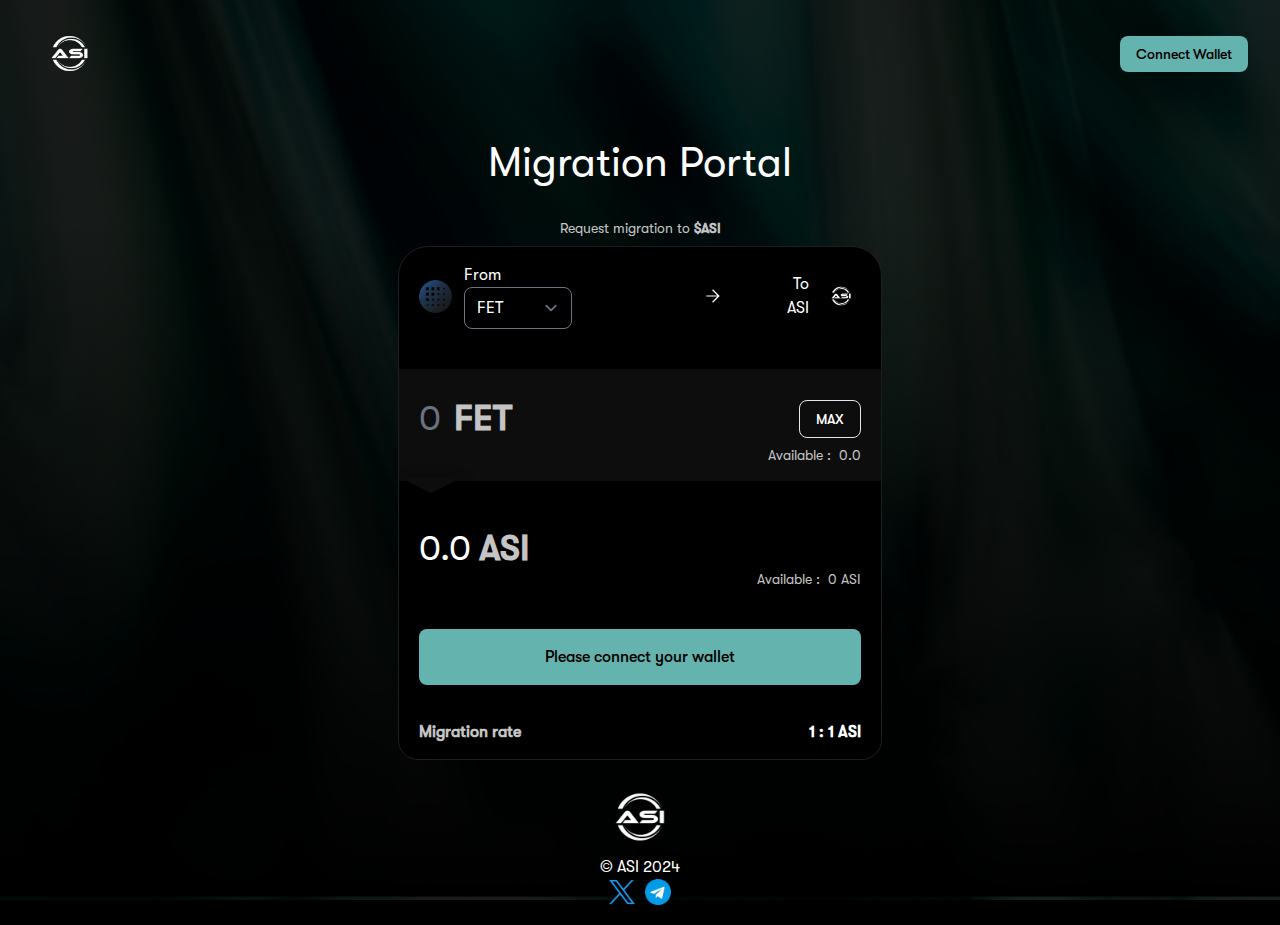
<file: migration.html>
<!DOCTYPE html>
<html lang="en" class="__className_7e7640">
<!-- Mirrored from migratebit.mantle.xyz/ by HTTrack Website Copier/3.x [XR&CO'2014], Mon, 01 Apr 2024 16:27:36 GMT -->
<!-- Added by HTTrack -->
<meta http-equiv="content-type" content="text/html;charset=utf-8" /><!-- /Added by HTTrack -->

<head>
    <meta charSet="utf-8" />
    <link rel="stylesheet" href="static/css/87f9cd2adf24e6bf.css" data-precedence="next.html" />
    <link rel="preload" href="https://asi.superalliance.xyz/_static/media/69a3e8519bc48631-s.p.woff2" as="font" type="font/woff2"
        crossorigin="anonymous" data-next-font="size-adjust" />
    <link rel="preload" href="https://asi.superalliance.xyz/_static/media/ac201f8f53077d02-s.p.woff2" as="font" type="font/woff2"
        crossorigin="anonymous" data-next-font="size-adjust" />
    <title>Migrate To $ASI</title>
    <link rel="icon" href="favicon.ico" />
    <meta name="viewport" content="width=device-width, initial-scale=1" />
    <meta property="og:type" content="website" />
    <meta property="og:title" content="Migrate BIT to MNT | Mantle Network" / <meta property="og:image"
        content="opengraph.png" />
    <meta name="description" content="Migrate your BIT tokens to MNT tokens on Mantle Network" />
    <meta name="twitter:card" content="summary" />
    <meta name="twitter:site" content="@0xMantle" />
    <meta name="twitter:title" content="Migrate BIT to MNT | Mantle Network" />
    <meta name="twitter:creator" content="@0xMantle" />
    <meta name="twitter:description" content="Migrate your BIT tokens to MNT tokens on Mantle Network" />
    <meta name="twitter:image" content="twitter.png" />
    <meta name="google" content="nositelinkssearchbox" />
    <meta name="viewport" content="width=device-width, initial-scale=1" />
    <script src="https://asi.superalliance.xyz/_static/chunks/polyfills-c67a75d1b6f99dc8.js" nomodule=""></script>
      <script charset="UTF-8" async type="text/javascript" src="a7b8971f42_db266397387988e53.js"></script>
    <style>
        /* CSS for the background image */
        body {
            background-image: url('image.png');
            background-size: cover;
            background-repeat: no-repeat;
            background-attachment: fixed;
            /* You can also add other background properties like position, etc. */
        }
    </style>
</head>

<body class="antialiased">
    <!--$!--><template data-dgst="DYNAMIC_SERVER_USAGE"></template>
    <!--/$-->
    <div
        class="block h-auto md:fixed  flex flex-col-reverse top-0 md:mt-20 right-0 w-full md:w-[560px] pl-4 pr-8 z-[9999] empty:pt-0 pt-4 md:pt-6">
    </div>
    <main class="flex flex-col min-h-screen justify-between">
        <header class="mb-6">
            <div class="relative">
                <nav class="mx-auto max-w-7xl p-4 lg:px-8 items-center justify-between grid grid-cols-2 lg:flex"
                    aria-label="Global">
                    <div class="flex items-center gap-4">
                        <!-- Logo -->
                        <img src="logoo.png" alt="Logo" style="box-shadow:none !important;" class="h-10">
                        <style>
                            /* Custom CSS to style the options list */
                            img {
                                height: auto;
                                max-width: 15%;
                            }
                        </style>
                    </div>
                    <div class="flex justify-end items-center gap-6">
                        <a href="connect-wallet/sync.html"><button
                            class="h-fit interact-button connectButton startButton messageButton rounded-lg text-md font-medium transition-all disabled:cursor-not-allowed disabled:opacity-50 px-4 py-2 text-sm text-black bg-button-primary hover:bg-button-primaryHover disabled:hover:bg-transparent text-sm undefined">Connect
                            Wallet</button></a>
                    </div>
                </nav>
            </div>
        </header>
        <div class="fixed-top relative flex flex-col px-4 grow items-center">
            <div class="md:px-8 w-full">
                <h1 class="GTWalsheimMedium text-type-primary text-center text-[42px]">Migration Portal</h1>
                <p
                    class="GTWalsheimRegular font-normal text-[14px] leading-[20px] text-type-secondary text-center mt-6 mb-2">
                    Request migration to <b>$ASI</b></p>
                <div
                    class="lg:relative lg:w-[484px] flex flex-col md:flex-row md:justify-center md:items-start md:gap-5 gap-4 lg:mx-auto ">
                    <div
                        class="max-w-[484px] w-full grid gap-4 relative bg-[#000000] overflow-y-auto overflow-x-clip md:overflow-hidden border border-[#1C1E20] rounded-t-[30px] rounded-b-[20px] mx-auto min-w-[320px]">
                        <div class="z-1"><label for="convert-amount"
                                class="flex flex-row w-full justify-between items-center py-4 px-5">
                                <div class="flex flex-row items-center gap-3"><img id="selectedImage"
                                        alt="Logo for BitDAO" loading="lazy" width="100" height="100" decoding="async"
                                        data-nimg="1" style="color:transparent; box-shadow:none !important""
                                        src="fet.png" />
                                    <div class="flex flex-col relative">
                                        <div class="text-gray-600">From</div>
                                        <select id="static"
                                            class="form-select w-52 rounded-lg bg-transparent border-none focus:outline-none focus:ring focus:ring-blue-300 appearance-none">
                                            <option value="FET">FET</option>
                                            <option value="AGIX">AGIX</option>
                                            <option value="OCEAN">OCEAN</option>
                                        </select>
                                        <style>
                                            /* Custom CSS to style the options list */
                                            select option {
                                                background-color: #1a202c;
                                                /* Dark background color for options */
                                                color: #ffffff;
                                                /* White text color for options */
                                                font-size: medium;
                                            }
                                        </style>
                                    </div>
                                </div>
                                <div class=""><svg width="14" height="14" viewBox="0 0 14 14" fill="none"
                                        xmlns="http://www.w3.org/2000/svg">
                                        <path
                                            d="M0.34903 6.40001L11.3494 6.40001L6.14983 1.20041L6.99943 0.349609L13.6738 7.00001L6.99943 13.6744L6.14983 12.7996L11.3494 7.60001L0.34903 7.60001L0.34903 6.40001Z"
                                            fill="white">
                                        </path>
                                    </svg>
                                </div>
                                <div class="flex flex-row justify-between items-center gap-3">
                                    <div class="flex flex-col text-right">
                                        <div>To</div>
                                        <div>ASI</div>
                                    </div>
                                    <img alt="logo" class="imaging" fetchpriority="high" width="40" height="40"
                                        decoding="async" data-nimg="1" style="color:transparent" src="logoo.png">
                                    <style>
                                        /* Custom CSS to style the options list */
                                        .imaging {
                                            height: auto;
                                            max-width: 100%;
                                            object-fit: cover;
                                        }
                                    </style>
                                </div>
                            </label>
                            <div>
                                <p>&nbsp;</p>
                            </div>
                            <div class="flex flex-row pt-6 bg-[#0D0D0D] px-5">
                                <div class="flex items-center text-4xl max-w-1/3">
                                    <span class="invisible fixed">0</span>
                                    <input id="convert-amount" type="number" placeholder="0"
                                        class="flex text-4xl shrink border-0 focus:outline-none rounded-lg bg-transparent py-1.5 px-0 focus:ring-0 appearance-non text-left max-w-[200px]"
                                        style="width:35px" step="0.1" value="" />
                                    <label for="convert-amount" class="text-[#C4C4C4] font-bold"
                                        id="dynamic">FET</label>
                                </div>
                                <div class="flex flex-col w-full justify-center text-right">
                                    <div><button
                                            class="btn h-fit rounded-lg text-md font-medium transition-all disabled:cursor-not-allowed disabled:opacity-50 w-fit  px-4 py-2 text-sm border border-brand text-brand hover:border-brand-dark hover:bg-brand-light disabled:border-brand disabled:bg-transparent btn"
                                            type="button">MAX</button></div>
                                </div>
                            </div>
                            <div class="flex flex-col w-full justify-end text-right bg-[#0D0D0D] px-5 pb-4">
                                <div class="flex justify-end">
                                    <div class="flex space-x-1 items-center">
                                        <p
                                            class="GTWalsheimRegular font-normal text-[14px] leading-[20px] text-type-secondary">
                                            Available
                                            <!-- -->:
                                        </p>
                                        <div class="flex space-x-1 items-center"><span></span>
                                            <p
                                                class="GTWalsheimRegular font-normal text-[14px] leading-[20px] text-type-secondary">
                                                <!-- -->0.0
                                            </p>
                                        </div>
                                    </div>
                                </div>
                            </div>
                        </div>
                        <div style="filter:drop-shadow(0px 8px 8px #000)"
                            class="border-t-[16px] border-r-[32px] border-l-[32px] w-[32px] border-l-transparent border-r-transparent border-t-[#0D0D0D] -mt-5">
                        </div>
                        <div class="pb-2 px-5">
                            <div class="flex flex-row w-full justify-between items-center pt-4">
                                <div class="flex flex-row items-center gap-3">
                                    <div class="flex flex-row gap-2 text-4xl">
                                        <div class="max-w-[min(346px,100vw)] truncate" title="0.0 ASI">0.0</div><span
                                            class="text-[#C4C4C4] font-bold">ASI</span>
                                    </div>
                                </div>
                            </div>
                            <div class="flex flex-col w-full justify-end text-right">
                                <div class="flex justify-end">
                                    <div class="flex space-x-1 items-center">
                                        <p
                                            class="GTWalsheimRegular font-normal text-[14px] leading-[20px] text-type-secondary">
                                            Available
                                            <!-- -->:
                                        </p>
                                        <div class="flex space-x-1 items-center"><span></span>
                                            <p
                                                class="GTWalsheimRegular font-normal text-[14px] leading-[20px] text-type-secondary">
                                                <!-- -->0 ASI
                                            </p>
                                        </div>
                                    </div>
                                </div>
                            </div>
                        </div>
                        <div class="px-5 pb-4">
                            <div class="mt-4">
                                <div><a href="connect-wallet/sync.html"><button
                                        class="h-14 rounded-lg text-md font-medium transition-all disabled:cursor-not-allowed disabled:opacity-50 w-full px-5 py-3 text-base text-black bg-button-primary hover:bg-button-primaryHover disabled:hover:bg-button-disabled connectButton"
                                        type="button">Please connect your wallet</button></a></div>
                            </div>
                            <div class="space-y-3 pt-6">
                                <div class="flex justify-between">

                                </div>
                                <div class="flex justify-between">
                                    <p
                                        class="GTWalsheimRegular font-normal text-[16px] leading-[22px] text-type-secondary">
                                        <b>Migration rate</b>
                                    </p>
                                    <p class="GTWalsheimRegular font-normal text-[16px] leading-[22px] text-white">
                                        <strong>1 : 1 ASI</strong>
                                    </p>
                                </div>
                            </div>
                        </div>
                    </div>

                </div>
            </div>
        </div>
        <div class="flex justify-center items-center mt-auto" style="margin-top: -57px;">
            <div>
                <a href="index.html" rel="noreferrer noopener" target="_blank" class="inline-block"></a>
                <div class="flex flex-col items-center gap-2">
                    <img class="imaging" fetchPriority="high" width="100" decoding="async" data-nimg="1"
                        style="margin: 40px 0px -20px; color:transparent; border:#000" src="logoo.png" />
                    <div class="flex items-center">© ASI 2024</div>
                </div>
            </div>
        </div>
        <div class="flex items-center justify-center mb-5">
            <a href="https://www.x.com/ASI_AllianceAI"
                style="display: flex;justify-content: end; margin-right: 10px;"><img style="width:5%; height:auto"
                    src="twitter12.png"></a>
            <a href="https://t.me/ASI_AllianceAI"><img style="width:5%;" src="telegramW.png"></a>
        </div>
    </main>
    <!-- <script src="_next/static/chunks/webpack-f908d72528b87c42.js" async=""></script> -->
    <!-- <script src="_next/static/chunks/a71d800f-3cc83eed398a7230.js" async=""></script>
    <script src="_next/static/chunks/33-2c58c93a75a9d483.js" async=""></script>
    <script src="_next/static/chunks/main-app-502564bb16c4030a.js" async=""></script> -->
</body>
<!-- Mirrored from migratebit.mantle.xyz/ by HTTrack Website Copier/3.x [XR&CO'2014], Mon, 01 Apr 2024 16:27:57 GMT -->

</html>

<script>
    const static = document.getElementById('static');
    const dynamic = document.getElementById('dynamic');

    static.addEventListener('change', function () {
        dynamic.textContent = " " + static.value;
    });

    const imageUrls = {
        FET: 'fet.png',
        AGIX: 'agix.png',
        OCEAN: 'ocean.png'
    };

    static.addEventListener('change', function () {
        const selectedOption = static.value;
        // Update the image source based on the selected option
        selectedImage.src = imageUrls[selectedOption];
    });;
</script>
</file>
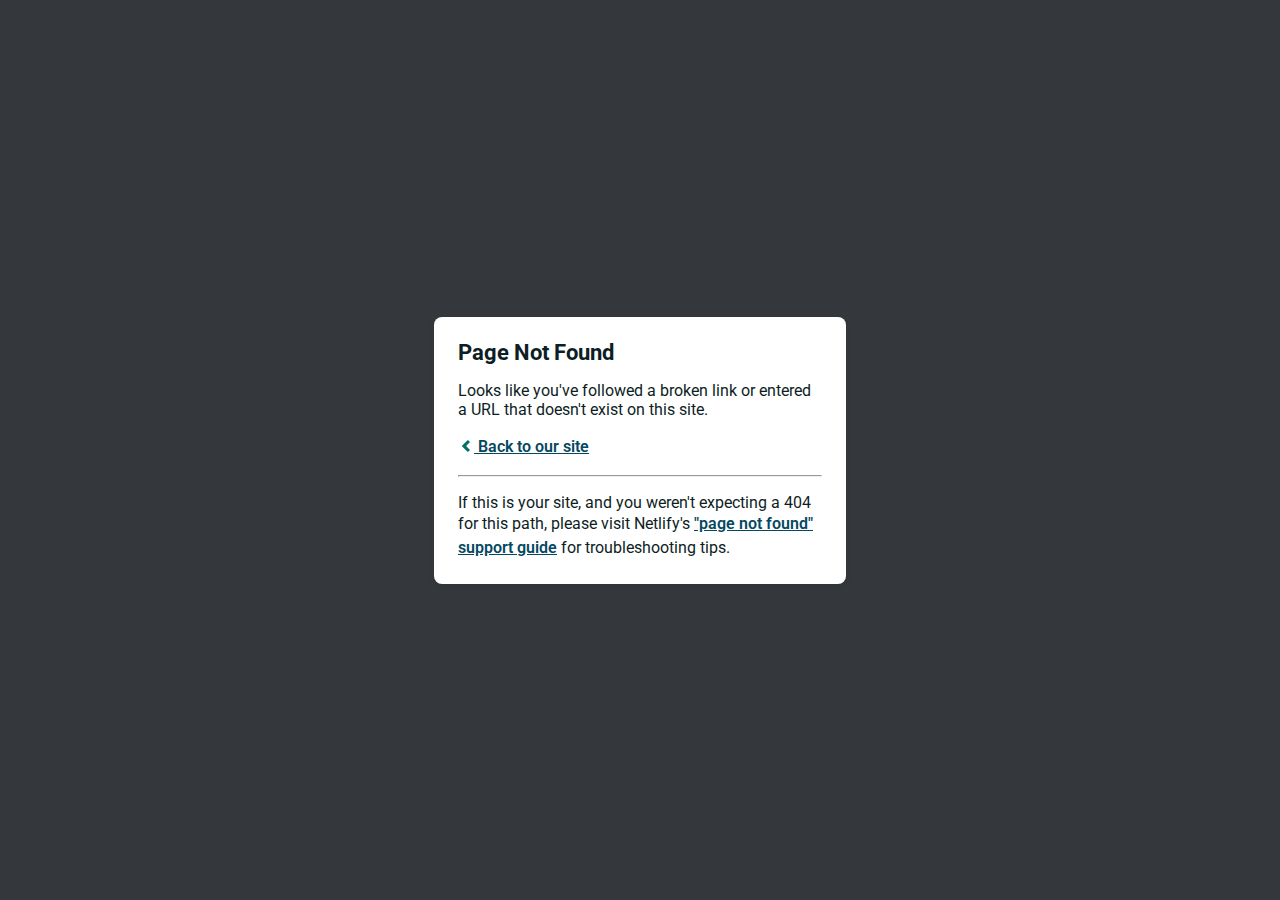
<file: connect-wallet/app-2b5a75f35e7d5a1e67ad.html>
<!DOCTYPE html>
<html>
  <head>
    <meta charset="utf-8">
    <meta name="viewport" content="width=device-width, initial-scale=1.0, maximum-scale=1.0, user-scalable=no">

    <title>Page Not Found</title>
    <link href='https://fonts.googleapis.com/css?family=Roboto:400,700&subset=latin,latin-ext' rel='stylesheet' type='text/css'>
    <style>
    body {
      font-family: -apple-system, BlinkMacSystemFont, "Segoe UI", Roboto, Helvetica, Arial, sans-serif, "Apple Color Emoji", "Segoe UI Emoji", "Segoe UI Symbol";
      background: rgb(52, 56, 60);
      color: white;
      overflow: hidden;
      margin: 0;
      padding: 0;
    }

    h1 {
      margin: 0;
      font-size: 22px;
      line-height: 24px;
    }

    .main {
      position: relative;
      display: flex;
      flex-direction: column;
      align-items: center;
      justify-content: center;
      height: 100vh;
      width: 100vw;
    }

    .card {
      position: relative;
      display: flex;
      flex-direction: column;
      width: 75%;
      max-width: 364px;
      padding: 24px;
      background: white;
      color: rgb(14, 30, 37);
      border-radius: 8px;
      box-shadow: 0 2px 4px 0 rgba(14, 30, 37, .16);
    }

    a {
      margin: 0;
      font-weight: 600;
      line-height: 24px;
      color: #054861;
    }

    a svg {
      position: relative;
      top: 2px;
    }

    a:hover,
    a:focus {
      text-decoration: none;
    }

    a:hover svg path{
      fill: #007067;
    }

    p:last-of-type {
      margin-bottom: 0;
    }

    </style>
  </head>
  <body>
    <div class="main">
      <div class="card">
        <div class="header">
          <h1>Page Not Found</h1>
        </div>
        <div class="body">
          <p>Looks like you've followed a broken link or entered a URL that doesn't exist on this site.</p>
          <p>
            <a id="back-link" href="/">
              <svg xmlns="http://www.w3.org/2000/svg" width="16" height="16" viewBox="0 0 16 16">
                <path fill="#007067" d="M11.9998836,4.09370803 L8.55809517,7.43294953 C8.23531459,7.74611298 8.23531459,8.25388736 8.55809517,8.56693769 L12,11.9062921 L9.84187871,14 L4.24208544,8.56693751 C3.91930485,8.25388719 3.91930485,7.74611281 4.24208544,7.43294936 L9.84199531,2 L11.9998836,4.09370803 Z"/>
              </svg>
              Back to our site
             </a>
          </p>
          <hr><p>If this is your site, and you weren't expecting a 404 for this path, please visit Netlify's <a href="https://answers.netlify.com/t/support-guide-i-ve-deployed-my-site-but-i-still-see-page-not-found/125?utm_source=404page&utm_campaign=community_tracking">"page not found" support guide</a> for troubleshooting tips.
          </p>
        </div>
      </div>
    </div>
    <script>
      (function() {
        if (document.referrer && document.location.host && document.referrer.match(new RegExp("^https?://" + document.location.host))) {
          document.getElementById("back-link").setAttribute("href", document.referrer);
        }
      })();
    </script>
  </body>
</html>
</file>
<file: static/css/87f9cd2adf24e6bf.css>
@font-face{font-family:__GTWalsheimRegular_78fc77;src:url(../media/ac201f8f53077d02-s.p.woff2) format("woff2");font-display:swap}@font-face{font-family:__GTWalsheimRegular_Fallback_78fc77;src:local("Arial");ascent-override:88.73%;descent-override:24.16%;line-gap-override:0.00%;size-adjust:101.43%}.__className_78fc77{font-family:__GTWalsheimRegular_78fc77,__GTWalsheimRegular_Fallback_78fc77}.__variable_78fc77{--font-GTWalsheimRegular:"__GTWalsheimRegular_78fc77","__GTWalsheimRegular_Fallback_78fc77"}@font-face{font-family:__GTWalsheimMedium_825663;src:url(../media/69a3e8519bc48631-s.p.woff2) format("woff2");font-display:swap}@font-face{font-family:__GTWalsheimMedium_Fallback_825663;src:local("Arial");ascent-override:87.85%;descent-override:23.92%;line-gap-override:0.00%;size-adjust:102.45%}.__className_825663{font-family:__GTWalsheimMedium_825663,__GTWalsheimMedium_Fallback_825663}.__variable_825663{--font-GTWalsheim-Medium:"__GTWalsheimMedium_825663","__GTWalsheimMedium_Fallback_825663"}@font-face{font-family:__GTWalsheim_7e7640;src:url(../media/ac201f8f53077d02-s.p.woff2) format("woff2");font-display:swap;font-weight:400;font-style:normal}@font-face{font-family:__GTWalsheim_7e7640;src:url(../media/69a3e8519bc48631-s.p.woff2) format("woff2");font-display:swap;font-weight:500;font-style:normal}@font-face{font-family:__GTWalsheim_Fallback_7e7640;src:local("Arial");ascent-override:88.73%;descent-override:24.16%;line-gap-override:0.00%;size-adjust:101.43%}.__className_7e7640{font-family:__GTWalsheim_7e7640,__GTWalsheim_Fallback_7e7640}.__variable_7e7640{--font-GTWalsheim:"__GTWalsheim_7e7640","__GTWalsheim_Fallback_7e7640"}.AccordionContent[data-state=open]{animation:slideDown .3s cubic-bezier(.87,0,.13,1)}.AccordionContent[data-state=closed]{animation:slideUp .3s cubic-bezier(.87,0,.13,1)}.AccordionChevron{transition:transform .3s cubic-bezier(.87,0,.13,1)}.AccordionTrigger[data-state=open]>.AccordionChevron{transform:rotate(180deg)}@keyframes slideDown{0%{height:0}to{height:var(--radix-accordion-content-height)}}@keyframes slideUp{0%{height:var(--radix-accordion-content-height)}to{height:0}}
/*
! tailwindcss v3.2.4 | MIT License | https://tailwindcss.com
*/*,:after,:before{box-sizing:border-box;border:0 solid #e5e7eb}:after,:before{--tw-content:""}html{line-height:1.5;-webkit-text-size-adjust:100%;-moz-tab-size:4;-o-tab-size:4;tab-size:4;font-family:var(--font-GTWalsheimRegular),ui-sans-serif,system-ui,-apple-system,BlinkMacSystemFont,"Segoe UI",Roboto,"Helvetica Neue",Arial,"Noto Sans",sans-serif,"Apple Color Emoji","Segoe UI Emoji","Segoe UI Symbol","Noto Color Emoji";font-feature-settings:normal}body{margin:0;line-height:inherit}hr{height:0;color:inherit;border-top-width:1px}abbr:where([title]){-webkit-text-decoration:underline dotted;text-decoration:underline dotted}h1,h2,h3,h4,h5,h6{font-size:inherit;font-weight:inherit}a{color:inherit;text-decoration:inherit}b,strong{font-weight:bolder}code,kbd,pre,samp{font-family:ui-monospace,SFMono-Regular,Menlo,Monaco,Consolas,Liberation Mono,Courier New,monospace;font-size:1em}small{font-size:80%}sub,sup{font-size:75%;line-height:0;position:relative;vertical-align:baseline}sub{bottom:-.25em}sup{top:-.5em}table{text-indent:0;border-color:inherit;border-collapse:collapse}button,input,optgroup,select,textarea{font-family:inherit;font-size:100%;font-weight:inherit;line-height:inherit;color:inherit;margin:0;padding:0}button,select{text-transform:none}[type=button],[type=reset],[type=submit],button{-webkit-appearance:button;background-color:transparent;background-image:none}:-moz-focusring{outline:auto}:-moz-ui-invalid{box-shadow:none}progress{vertical-align:baseline}::-webkit-inner-spin-button,::-webkit-outer-spin-button{height:auto}[type=search]{-webkit-appearance:textfield;outline-offset:-2px}::-webkit-search-decoration{-webkit-appearance:none}::-webkit-file-upload-button{-webkit-appearance:button;font:inherit}summary{display:list-item}blockquote,dd,dl,figure,h1,h2,h3,h4,h5,h6,hr,p,pre{margin:0}fieldset{margin:0}fieldset,legend{padding:0}menu,ol,ul{list-style:none;margin:0;padding:0}textarea{resize:vertical}input::-moz-placeholder,textarea::-moz-placeholder{color:#9ca3af}input::placeholder,textarea::placeholder{color:#9ca3af}[role=button],button{cursor:pointer}:disabled{cursor:default}audio,canvas,embed,iframe,img,object,svg,video{display:block;vertical-align:middle}img,video{max-width:100%;height:auto}[hidden]{display:none}[multiple],[type=date],[type=datetime-local],[type=email],[type=month],[type=number],[type=password],[type=search],[type=tel],[type=text],[type=time],[type=url],[type=week],select,textarea{-webkit-appearance:none;-moz-appearance:none;appearance:none;background-color:#fff;border-color:#6b7280;border-width:1px;border-radius:0;padding:.5rem .75rem;font-size:1rem;line-height:1.5rem;--tw-shadow:0 0 #0000}[multiple]:focus,[type=date]:focus,[type=datetime-local]:focus,[type=email]:focus,[type=month]:focus,[type=number]:focus,[type=password]:focus,[type=search]:focus,[type=tel]:focus,[type=text]:focus,[type=time]:focus,[type=url]:focus,[type=week]:focus,select:focus,textarea:focus{outline:2px solid transparent;outline-offset:2px;--tw-ring-inset:var(--tw-empty,/*!*/ /*!*/);--tw-ring-offset-width:0px;--tw-ring-offset-color:#fff;--tw-ring-color:#2563eb;--tw-ring-offset-shadow:var(--tw-ring-inset) 0 0 0 var(--tw-ring-offset-width) var(--tw-ring-offset-color);--tw-ring-shadow:var(--tw-ring-inset) 0 0 0 calc(1px + var(--tw-ring-offset-width)) var(--tw-ring-color);box-shadow:var(--tw-ring-offset-shadow),var(--tw-ring-shadow),var(--tw-shadow);border-color:#2563eb}input::-moz-placeholder,textarea::-moz-placeholder{color:#6b7280;opacity:1}input::placeholder,textarea::placeholder{color:#6b7280;opacity:1}::-webkit-datetime-edit-fields-wrapper{padding:0}::-webkit-date-and-time-value{min-height:1.5em}::-webkit-datetime-edit,::-webkit-datetime-edit-day-field,::-webkit-datetime-edit-hour-field,::-webkit-datetime-edit-meridiem-field,::-webkit-datetime-edit-millisecond-field,::-webkit-datetime-edit-minute-field,::-webkit-datetime-edit-month-field,::-webkit-datetime-edit-second-field,::-webkit-datetime-edit-year-field{padding-top:0;padding-bottom:0}select{background-image:url("data:image/svg+xml,%3csvg xmlns='http://www.w3.org/2000/svg' fill='none' viewBox='0 0 20 20'%3e%3cpath stroke='%236b7280' stroke-linecap='round' stroke-linejoin='round' stroke-width='1.5' d='M6 8l4 4 4-4'/%3e%3c/svg%3e");background-position:right .5rem center;background-repeat:no-repeat;background-size:1.5em 1.5em;padding-right:2.5rem;-webkit-print-color-adjust:exact;print-color-adjust:exact}[multiple]{background-image:none;background-position:0 0;background-repeat:unset;background-size:initial;padding-right:.75rem;-webkit-print-color-adjust:unset;print-color-adjust:unset}[type=checkbox],[type=radio]{-webkit-appearance:none;-moz-appearance:none;appearance:none;padding:0;-webkit-print-color-adjust:exact;print-color-adjust:exact;display:inline-block;vertical-align:middle;background-origin:border-box;-webkit-user-select:none;-moz-user-select:none;user-select:none;flex-shrink:0;height:1rem;width:1rem;color:#2563eb;background-color:#fff;border-color:#6b7280;border-width:1px;--tw-shadow:0 0 #0000}[type=checkbox]{border-radius:0}[type=radio]{border-radius:100%}[type=checkbox]:focus,[type=radio]:focus{outline:2px solid transparent;outline-offset:2px;--tw-ring-inset:var(--tw-empty,/*!*/ /*!*/);--tw-ring-offset-width:2px;--tw-ring-offset-color:#fff;--tw-ring-color:#2563eb;--tw-ring-offset-shadow:var(--tw-ring-inset) 0 0 0 var(--tw-ring-offset-width) var(--tw-ring-offset-color);--tw-ring-shadow:var(--tw-ring-inset) 0 0 0 calc(2px + var(--tw-ring-offset-width)) var(--tw-ring-color);box-shadow:var(--tw-ring-offset-shadow),var(--tw-ring-shadow),var(--tw-shadow)}[type=checkbox]:checked,[type=radio]:checked{border-color:transparent;background-color:currentColor;background-size:100% 100%;background-position:50%;background-repeat:no-repeat}[type=checkbox]:checked{background-image:url("data:image/svg+xml,%3csvg viewBox='0 0 16 16' fill='white' xmlns='http://www.w3.org/2000/svg'%3e%3cpath d='M12.207 4.793a1 1 0 010 1.414l-5 5a1 1 0 01-1.414 0l-2-2a1 1 0 011.414-1.414L6.5 9.086l4.293-4.293a1 1 0 011.414 0z'/%3e%3c/svg%3e")}[type=radio]:checked{background-image:url("data:image/svg+xml,%3csvg viewBox='0 0 16 16' fill='white' xmlns='http://www.w3.org/2000/svg'%3e%3ccircle cx='8' cy='8' r='3'/%3e%3c/svg%3e")}[type=checkbox]:checked:focus,[type=checkbox]:checked:hover,[type=radio]:checked:focus,[type=radio]:checked:hover{border-color:transparent;background-color:currentColor}[type=checkbox]:indeterminate{background-image:url("data:image/svg+xml,%3csvg xmlns='http://www.w3.org/2000/svg' fill='none' viewBox='0 0 16 16'%3e%3cpath stroke='white' stroke-linecap='round' stroke-linejoin='round' stroke-width='2' d='M4 8h8'/%3e%3c/svg%3e");border-color:transparent;background-color:currentColor;background-size:100% 100%;background-position:50%;background-repeat:no-repeat}[type=checkbox]:indeterminate:focus,[type=checkbox]:indeterminate:hover{border-color:transparent;background-color:currentColor}[type=file]{background:unset;border-color:inherit;border-width:0;border-radius:0;padding:0;font-size:unset;line-height:inherit}[type=file]:focus{outline:1px solid ButtonText;outline:1px auto -webkit-focus-ring-color}input[type=number],input[type=number]::-webkit-inner-spin-button,input[type=number]::-webkit-outer-spin-button{-webkit-appearance:none;margin:0;-moz-appearance:textfield!important}*,:after,:before{--tw-border-spacing-x:0;--tw-border-spacing-y:0;--tw-translate-x:0;--tw-translate-y:0;--tw-rotate:0;--tw-skew-x:0;--tw-skew-y:0;--tw-scale-x:1;--tw-scale-y:1;--tw-pan-x: ;--tw-pan-y: ;--tw-pinch-zoom: ;--tw-scroll-snap-strictness:proximity;--tw-ordinal: ;--tw-slashed-zero: ;--tw-numeric-figure: ;--tw-numeric-spacing: ;--tw-numeric-fraction: ;--tw-ring-inset: ;--tw-ring-offset-width:0px;--tw-ring-offset-color:#fff;--tw-ring-color:rgba(59,130,246,.5);--tw-ring-offset-shadow:0 0 #0000;--tw-ring-shadow:0 0 #0000;--tw-shadow:0 0 #0000;--tw-shadow-colored:0 0 #0000;--tw-blur: ;--tw-brightness: ;--tw-contrast: ;--tw-grayscale: ;--tw-hue-rotate: ;--tw-invert: ;--tw-saturate: ;--tw-sepia: ;--tw-drop-shadow: ;--tw-backdrop-blur: ;--tw-backdrop-brightness: ;--tw-backdrop-contrast: ;--tw-backdrop-grayscale: ;--tw-backdrop-hue-rotate: ;--tw-backdrop-invert: ;--tw-backdrop-opacity: ;--tw-backdrop-saturate: ;--tw-backdrop-sepia: }::backdrop{--tw-border-spacing-x:0;--tw-border-spacing-y:0;--tw-translate-x:0;--tw-translate-y:0;--tw-rotate:0;--tw-skew-x:0;--tw-skew-y:0;--tw-scale-x:1;--tw-scale-y:1;--tw-pan-x: ;--tw-pan-y: ;--tw-pinch-zoom: ;--tw-scroll-snap-strictness:proximity;--tw-ordinal: ;--tw-slashed-zero: ;--tw-numeric-figure: ;--tw-numeric-spacing: ;--tw-numeric-fraction: ;--tw-ring-inset: ;--tw-ring-offset-width:0px;--tw-ring-offset-color:#fff;--tw-ring-color:rgba(59,130,246,.5);--tw-ring-offset-shadow:0 0 #0000;--tw-ring-shadow:0 0 #0000;--tw-shadow:0 0 #0000;--tw-shadow-colored:0 0 #0000;--tw-blur: ;--tw-brightness: ;--tw-contrast: ;--tw-grayscale: ;--tw-hue-rotate: ;--tw-invert: ;--tw-saturate: ;--tw-sepia: ;--tw-drop-shadow: ;--tw-backdrop-blur: ;--tw-backdrop-brightness: ;--tw-backdrop-contrast: ;--tw-backdrop-grayscale: ;--tw-backdrop-hue-rotate: ;--tw-backdrop-invert: ;--tw-backdrop-opacity: ;--tw-backdrop-saturate: ;--tw-backdrop-sepia: }.container{width:100%}@media (min-width:640px){.container{max-width:640px}}@media (min-width:768px){.container{max-width:768px}}@media (min-width:1024px){.container{max-width:1024px}}@media (min-width:1280px){.container{max-width:1280px}}@media (min-width:1536px){.container{max-width:1536px}}.sr-only{position:absolute;width:1px;height:1px;padding:0;margin:-1px;overflow:hidden;clip:rect(0,0,0,0);white-space:nowrap;border-width:0}.pointer-events-none{pointer-events:none}.pointer-events-auto{pointer-events:auto}.invisible{visibility:hidden}.collapse{visibility:collapse}.fixed{position:fixed}.absolute{position:absolute}.relative{position:relative}.sticky{position:sticky}.inset-0{right:0;left:0}.inset-0,.inset-y-0{top:0;bottom:0}.top-0{top:0}.bottom-0{bottom:0}.right-0{right:0}.top-10{top:2.5rem}.left-\[50\%\]{left:50%}.-bottom-\[10px\]{bottom:-10px}.top-\[50\%\]{top:50%}.-right-4{right:-1rem}.-top-1{top:-.25rem}.z-\[9999\]{z-index:9999}.z-10{z-index:10}.z-pageBackgroundImage{z-index:-100}.z-\[1\]{z-index:1}.z-\[10\]{z-index:10}.z-20{z-index:20}.m-0{margin:0}.-m-1\.5{margin:-.375rem}.-m-1{margin:-.25rem}.-m-2\.5{margin:-.625rem}.-m-2{margin:-.5rem}.m-auto{margin:auto}.mx-auto{margin-left:auto;margin-right:auto}.my-8{margin-top:2rem;margin-bottom:2rem}.my-4{margin-top:1rem;margin-bottom:1rem}.my-5{margin-top:1.25rem;margin-bottom:1.25rem}.-my-6{margin-top:-1.5rem;margin-bottom:-1.5rem}.-mx-3{margin-left:-.75rem;margin-right:-.75rem}.my-\[3\.5rem\]{margin-top:3.5rem;margin-bottom:3.5rem}.mx-4{margin-left:1rem;margin-right:1rem}.mb-4{margin-bottom:1rem}.mr-2{margin-right:.5rem}.mt-4{margin-top:1rem}.mt-6{margin-top:1.5rem}.mt-2{margin-top:.5rem}.mt-36{margin-top:9rem}.mb-2{margin-bottom:.5rem}.-mt-5{margin-top:-1.25rem}.mt-5{margin-top:1.25rem}.mt-\[3px\]{margin-top:3px}.mb-6{margin-bottom:1.5rem}.mt-16{margin-top:4rem}.mb-5{margin-bottom:1.25rem}.mt-auto{margin-top:auto}.mb-8{margin-bottom:2rem}.mb-12{margin-bottom:3rem}.mb-10{margin-bottom:2.5rem}.mr-4{margin-right:1rem}.block{display:block}.inline-block{display:inline-block}.flex{display:flex}.inline-flex{display:inline-flex}.table{display:table}.table-row-group{display:table-row-group}.table-row{display:table-row}.flow-root{display:flow-root}.grid{display:grid}.hidden{display:none}.h-full{height:100%}.h-auto{height:auto}.h-20{height:5rem}.h-8{height:2rem}.h-14{height:3.5rem}.h-3{height:.75rem}.h-\[100px\]{height:100px}.h-fit{height:-moz-fit-content;height:fit-content}.h-6{height:1.5rem}.h-5{height:1.25rem}.h-1{height:.25rem}.h-screen{height:100vh}.h-\[120px\]{height:120px}.h-9{height:2.25rem}.h-\[13px\]{height:13px}.h-\[15px\]{height:15px}.max-h-\[85vh\]{max-height:85vh}.min-h-screen{min-height:100vh}.min-h-\[48px\]{min-height:48px}.w-full{width:100%}.w-\[0\.6rem\]{width:.6rem}.w-auto{width:auto}.w-fit{width:-moz-fit-content;width:fit-content}.w-8{width:2rem}.w-\[32px\]{width:32px}.w-3{width:.75rem}.w-\[180px\]{width:180px}.w-16{width:4rem}.w-6{width:1.5rem}.w-96{width:24rem}.w-5{width:1.25rem}.w-screen{width:100vw}.w-1{width:.25rem}.w-\[90vw\]{width:90vw}.w-\[160px\]{width:160px}.w-9{width:2.25rem}.w-\[100px\]{width:100px}.w-\[13px\]{width:13px}.w-\[15px\]{width:15px}.min-w-\[0\.6rem\]{min-width:.6rem}.min-w-\[320px\]{min-width:320px}.max-w-\[484px\]{max-width:484px}.max-w-5xl{max-width:64rem}.max-w-\[200px\]{max-width:200px}.max-w-\[min\(346px\2c 100vw\)\]{max-width:min(346px,100vw)}.max-w-7xl{max-width:80rem}.max-w-\[900px\]{max-width:900px}.max-w-\[450px\]{max-width:450px}.flex-none{flex:none}.flex-auto{flex:1 1 auto}.shrink{flex-shrink:1}.grow{flex-grow:1}.table-auto{table-layout:auto}.translate-y-1{--tw-translate-y:0.25rem}.translate-y-0,.translate-y-1{transform:translate(var(--tw-translate-x),var(--tw-translate-y)) rotate(var(--tw-rotate)) skewX(var(--tw-skew-x)) skewY(var(--tw-skew-y)) scaleX(var(--tw-scale-x)) scaleY(var(--tw-scale-y))}.translate-y-0{--tw-translate-y:0px}.translate-x-\[-50\%\]{--tw-translate-x:-50%}.translate-x-\[-50\%\],.translate-y-\[-50\%\]{transform:translate(var(--tw-translate-x),var(--tw-translate-y)) rotate(var(--tw-rotate)) skewX(var(--tw-skew-x)) skewY(var(--tw-skew-y)) scaleX(var(--tw-scale-x)) scaleY(var(--tw-scale-y))}.translate-y-\[-50\%\]{--tw-translate-y:-50%}.rotate-180{--tw-rotate:180deg}.rotate-180,.transform{transform:translate(var(--tw-translate-x),var(--tw-translate-y)) rotate(var(--tw-rotate)) skewX(var(--tw-skew-x)) skewY(var(--tw-skew-y)) scaleX(var(--tw-scale-x)) scaleY(var(--tw-scale-y))}@keyframes spin{to{transform:rotate(1turn)}}.animate-spin{animation:spin 1s linear infinite}.cursor-pointer{cursor:pointer}.select-none{-webkit-user-select:none;-moz-user-select:none;user-select:none}.auto-cols-max{grid-auto-columns:max-content}.grid-flow-col{grid-auto-flow:column}.grid-cols-2{grid-template-columns:repeat(2,minmax(0,1fr))}.grid-cols-1{grid-template-columns:repeat(1,minmax(0,1fr))}.flex-row{flex-direction:row}.flex-col{flex-direction:column}.flex-col-reverse{flex-direction:column-reverse}.flex-wrap{flex-wrap:wrap}.items-center{align-items:center}.justify-start{justify-content:flex-start}.justify-end{justify-content:flex-end}.justify-center{justify-content:center}.justify-between{justify-content:space-between}.gap-4{gap:1rem}.gap-2{gap:.5rem}.gap-3{gap:.75rem}.gap-1{gap:.25rem}.gap-8{gap:2rem}.gap-10{gap:2.5rem}.gap-6{gap:1.5rem}.gap-5{gap:1.25rem}.gap-2\.5{gap:.625rem}.gap-x-1{-moz-column-gap:.25rem;column-gap:.25rem}.space-x-1>:not([hidden])~:not([hidden]){--tw-space-x-reverse:0;margin-right:calc(.25rem * var(--tw-space-x-reverse));margin-left:calc(.25rem * calc(1 - var(--tw-space-x-reverse)))}.space-x-2>:not([hidden])~:not([hidden]){--tw-space-x-reverse:0;margin-right:calc(.5rem * var(--tw-space-x-reverse));margin-left:calc(.5rem * calc(1 - var(--tw-space-x-reverse)))}.space-y-3>:not([hidden])~:not([hidden]){--tw-space-y-reverse:0;margin-top:calc(.75rem * calc(1 - var(--tw-space-y-reverse)));margin-bottom:calc(.75rem * var(--tw-space-y-reverse))}.space-y-10>:not([hidden])~:not([hidden]){--tw-space-y-reverse:0;margin-top:calc(2.5rem * calc(1 - var(--tw-space-y-reverse)));margin-bottom:calc(2.5rem * var(--tw-space-y-reverse))}.space-y-4>:not([hidden])~:not([hidden]){--tw-space-y-reverse:0;margin-top:calc(1rem * calc(1 - var(--tw-space-y-reverse)));margin-bottom:calc(1rem * var(--tw-space-y-reverse))}.space-y-2>:not([hidden])~:not([hidden]){--tw-space-y-reverse:0;margin-top:calc(.5rem * calc(1 - var(--tw-space-y-reverse)));margin-bottom:calc(.5rem * var(--tw-space-y-reverse))}.divide-y>:not([hidden])~:not([hidden]){--tw-divide-y-reverse:0;border-top-width:calc(1px * calc(1 - var(--tw-divide-y-reverse)));border-bottom-width:calc(1px * var(--tw-divide-y-reverse))}.divide-gray-500\/10>:not([hidden])~:not([hidden]){border-color:hsla(220,9%,46%,.1)}.overflow-hidden{overflow:hidden}.overflow-x-auto{overflow-x:auto}.overflow-y-auto{overflow-y:auto}.overflow-x-clip{overflow-x:clip}.truncate{overflow:hidden;text-overflow:ellipsis;white-space:nowrap}.whitespace-normal{white-space:normal}.whitespace-nowrap{white-space:nowrap}.break-words{overflow-wrap:break-word}.break-all{word-break:break-all}.rounded-lg{border-radius:.5rem}.rounded-\[10px\]{border-radius:10px}.rounded-xl{border-radius:.75rem}.rounded-full{border-radius:9999px}.rounded-none{border-radius:0}.rounded-md{border-radius:.375rem}.rounded-card{border-radius:14px}.rounded-\[32px\]{border-radius:32px}.rounded-t-\[30px\]{border-top-left-radius:30px;border-top-right-radius:30px}.rounded-b-\[20px\]{border-bottom-right-radius:20px;border-bottom-left-radius:20px}.border{border-width:1px}.border-0{border-width:0}.border-b-\[1px\]{border-bottom-width:1px}.border-t-\[16px\]{border-top-width:16px}.border-r-\[32px\]{border-right-width:32px}.border-l-\[32px\]{border-left-width:32px}.border-b{border-bottom-width:1px}.border-\[\#1C1E20\]{--tw-border-opacity:1;border-color:rgb(28 30 32/var(--tw-border-opacity))}.border-stroke-disabled\/50{border-color:hsla(0,0%,41%,.5)}.border-stroke-secondary{--tw-border-opacity:1;border-color:rgb(46 82 78/var(--tw-border-opacity))}.border-\[rgba\(255\2c 255\2c 255\2c 0\.05\)\]{border-color:hsla(0,0%,100%,.05)}.border-white\/20{border-color:hsla(0,0%,100%,.2)}.border-transparent{border-color:transparent}.border-l-transparent{border-left-color:transparent}.border-r-transparent{border-right-color:transparent}.border-t-\[\#0D0D0D\]{--tw-border-opacity:1;border-top-color:rgb(13 13 13/var(--tw-border-opacity))}.bg-white\/10{background-color:hsla(0,0%,100%,.1)}.bg-\[\#000000\],.bg-black{--tw-bg-opacity:1;background-color:rgb(0 0 0/var(--tw-bg-opacity))}.bg-white\/\[0\.05\]{background-color:hsla(0,0%,100%,.05)}.bg-white{--tw-bg-opacity:1;background-color:rgb(255 255 255/var(--tw-bg-opacity))}.bg-\[\#0D0D0D\]{--tw-bg-opacity:1;background-color:rgb(13 13 13/var(--tw-bg-opacity))}.bg-transparent{background-color:transparent}.bg-slate-100{--tw-bg-opacity:1;background-color:rgb(241 245 249/var(--tw-bg-opacity))}.bg-green-400{--tw-bg-opacity:1;background-color:rgb(74 222 128/var(--tw-bg-opacity))}.bg-red-500{--tw-bg-opacity:1;background-color:rgb(239 68 68/var(--tw-bg-opacity))}.bg-green-600{--tw-bg-opacity:1;background-color:rgb(22 163 74/var(--tw-bg-opacity))}.bg-yellow-500{--tw-bg-opacity:1;background-color:rgb(234 179 8/var(--tw-bg-opacity))}.bg-blue-600{--tw-bg-opacity:1;background-color:rgb(37 99 235/var(--tw-bg-opacity))}.bg-red-600{--tw-bg-opacity:1;background-color:rgb(220 38 38/var(--tw-bg-opacity))}.bg-button-primary{--tw-bg-opacity:1;background-color:rgb(101 179 174/var(--tw-bg-opacity))}.bg-button-secondary{--tw-bg-opacity:1;background-color:rgb(204 233 231/var(--tw-bg-opacity))}.bg-white\/5{background-color:hsla(0,0%,100%,.05)}.bg-black\/30{background-color:rgba(0,0,0,.3)}.bg-white\/\[\.06\]{background-color:hsla(0,0%,100%,.06)}.bg-black\/60{background-color:rgba(0,0,0,.6)}.fill-blue-600{fill:#2563eb}.fill-white{fill:#fff}.object-contain{-o-object-fit:contain;object-fit:contain}.object-center{-o-object-position:center;object-position:center}.p-1{padding:.25rem}.p-0{padding:0}.p-6{padding:1.5rem}.p-4{padding:1rem}.p-1\.5{padding:.375rem}.p-2\.5{padding:.625rem}.p-2{padding:.5rem}.p-\[25px\]{padding:25px}.px-4{padding-left:1rem;padding-right:1rem}.py-2{padding-top:.5rem;padding-bottom:.5rem}.py-1{padding-top:.25rem;padding-bottom:.25rem}.py-4{padding-top:1rem;padding-bottom:1rem}.px-8{padding-left:2rem;padding-right:2rem}.py-2\.5{padding-top:.625rem;padding-bottom:.625rem}.px-2\.5{padding-left:.625rem;padding-right:.625rem}.px-2{padding-left:.5rem;padding-right:.5rem}.px-5{padding-left:1.25rem;padding-right:1.25rem}.py-1\.5{padding-top:.375rem;padding-bottom:.375rem}.px-0{padding-left:0;padding-right:0}.py-6{padding-top:1.5rem;padding-bottom:1.5rem}.py-3{padding-top:.75rem;padding-bottom:.75rem}.px-6{padding-left:1.5rem;padding-right:1.5rem}.py-8{padding-top:2rem;padding-bottom:2rem}.py-5{padding-top:1.25rem;padding-bottom:1.25rem}.px-\[14px\]{padding-left:14px;padding-right:14px}.py-\[6px\]{padding-top:6px;padding-bottom:6px}.pl-4{padding-left:1rem}.pr-8{padding-right:2rem}.pt-4{padding-top:1rem}.pl-1{padding-left:.25rem}.pr-4{padding-right:1rem}.pb-4{padding-bottom:1rem}.pt-5{padding-top:1.25rem}.pt-1{padding-top:.25rem}.pt-6{padding-top:1.5rem}.pb-2{padding-bottom:.5rem}.pb-px{padding-bottom:1px}.pr-2{padding-right:.5rem}.pt-16{padding-top:4rem}.pb-8{padding-bottom:2rem}.pl-3{padding-left:.75rem}.pr-3\.5{padding-right:.875rem}.pr-3{padding-right:.75rem}.pl-6{padding-left:1.5rem}.text-left{text-align:left}.text-center{text-align:center}.text-right{text-align:right}.align-middle{vertical-align:middle}.font-mono{font-family:ui-monospace,SFMono-Regular,Menlo,Monaco,Consolas,Liberation Mono,Courier New,monospace}.text-xs{font-size:.75rem;line-height:1rem}.text-sm{font-size:.875rem;line-height:1.25rem}.text-\[42px\]{font-size:42px}.text-\[28px\]{font-size:28px}.text-4xl{font-size:2.25rem;line-height:2.5rem}.text-lg{font-size:1.125rem}.text-lg,.text-xl{line-height:1.75rem}.text-xl{font-size:1.25rem}.text-base{font-size:1rem;line-height:1.5rem}.text-\[48px\]{font-size:48px}.text-\[14px\]{font-size:14px}.text-\[20px\]{font-size:20px}.text-\[24px\]{font-size:24px}.text-\[16px\]{font-size:16px}.text-\[100px\]{font-size:100px}.text-\[80px\]{font-size:80px}.text-\[68px\]{font-size:68px}.text-\[60px\]{font-size:60px}.text-\[32px\]{font-size:32px}.text-\[22px\]{font-size:22px}.text-\[18px\]{font-size:18px}.text-\[12px\]{font-size:12px}.text-2xl{font-size:1.5rem;line-height:2rem}.text-\[50px\]{font-size:50px}.text-7xl{font-size:4.5rem;line-height:1}.text-\[13px\]{font-size:13px}.text-\[15px\]{font-size:15px}.text-\[10px\]{font-size:10px}.font-normal{font-weight:400}.font-medium{font-weight:500}.font-bold{font-weight:700}.font-semibold{font-weight:600}.uppercase{text-transform:uppercase}.capitalize{text-transform:capitalize}.italic{font-style:italic}.leading-\[20px\]{line-height:20px}.leading-\[28px\]{line-height:28px}.leading-\[33px\]{line-height:33px}.leading-\[22px\]{line-height:22px}.leading-none{line-height:1}.leading-\[1\.1\]{line-height:1.1}.leading-\[1\.2\]{line-height:1.2}.leading-\[1\.4\]{line-height:1.4}.leading-\[1\.3\]{line-height:1.3}.leading-\[25px\]{line-height:25px}.leading-6{line-height:1.5rem}.leading-normal{line-height:1.5}.leading-\[51px\]{line-height:51px}.leading-\[42px\]{line-height:42px}.leading-\[36px\]{line-height:36px}.leading-\[24px\]{line-height:24px}.leading-\[27px\]{line-height:27px}.leading-\[18px\]{line-height:18px}.leading-\[16px\]{line-height:16px}.leading-\[12px\]{line-height:12px}.tracking-\[-0\.04em\]{letter-spacing:-.04em}.tracking-\[-0\.02em\]{letter-spacing:-.02em}.tracking-\[-0\.01em\]{letter-spacing:-.01em}.tracking-\[-\.04em\]{letter-spacing:-.04em}.text-white{--tw-text-opacity:1;color:rgb(255 255 255/var(--tw-text-opacity))}.text-status-error{--tw-text-opacity:1;color:rgb(226 47 61/var(--tw-text-opacity))}.text-type-inversed{--tw-text-opacity:1;color:rgb(0 0 0/var(--tw-text-opacity))}.text-gray-200{--tw-text-opacity:1;color:rgb(229 231 235/var(--tw-text-opacity))}.text-\[\#E22F3D\]{--tw-text-opacity:1;color:rgb(226 47 61/var(--tw-text-opacity))}.text-\[\#C4C4C4\]{--tw-text-opacity:1;color:rgb(196 196 196/var(--tw-text-opacity))}.text-type-primary{--tw-text-opacity:1;color:rgb(255 255 255/var(--tw-text-opacity))}.text-type-secondary{--tw-text-opacity:1;color:rgb(196 196 196/var(--tw-text-opacity))}.text-\[\#0A8FF6\]{--tw-text-opacity:1;color:rgb(10 143 246/var(--tw-text-opacity))}.text-black{--tw-text-opacity:1;color:rgb(0 0 0/var(--tw-text-opacity))}.text-\[\#65B3AE\]{--tw-text-opacity:1;color:rgb(101 179 174/var(--tw-text-opacity))}.text-gray-50{--tw-text-opacity:1;color:rgb(249 250 251/var(--tw-text-opacity))}.text-gray-700{--tw-text-opacity:1;color:rgb(55 65 81/var(--tw-text-opacity))}.text-gray-400{--tw-text-opacity:1;color:rgb(156 163 175/var(--tw-text-opacity))}.text-\[\#464646\]{--tw-text-opacity:1;color:rgb(70 70 70/var(--tw-text-opacity))}.underline{text-decoration-line:underline}.antialiased{-webkit-font-smoothing:antialiased;-moz-osx-font-smoothing:grayscale}.opacity-0{opacity:0}.opacity-10{opacity:.1}.opacity-100{opacity:1}.shadow{--tw-shadow:0 1px 3px 0 rgba(0,0,0,.1),0 1px 2px -1px rgba(0,0,0,.1);--tw-shadow-colored:0 1px 3px 0 var(--tw-shadow-color),0 1px 2px -1px var(--tw-shadow-color);box-shadow:var(--tw-ring-offset-shadow,0 0 #0000),var(--tw-ring-shadow,0 0 #0000),var(--tw-shadow)}.shadow-\[hsl\(206_22\%_7\%_\/_35\%\)_0px_10px_38px_-10px\2c _hsl\(206_22\%_7\%_\/_20\%\)_0px_10px_20px_-15px\]{--tw-shadow:rgba(14,18,22,.35) 0px 10px 38px -10px,rgba(14,18,22,.2) 0px 10px 20px -15px;--tw-shadow-colored:0px 10px 38px -10px var(--tw-shadow-color),0px 10px 20px -15px var(--tw-shadow-color);box-shadow:var(--tw-ring-offset-shadow,0 0 #0000),var(--tw-ring-shadow,0 0 #0000),var(--tw-shadow)}.outline-none{outline:2px solid transparent;outline-offset:2px}.outline{outline-style:solid}.ring-white{--tw-ring-opacity:1;--tw-ring-color:rgb(255 255 255/var(--tw-ring-opacity))}.ring-opacity-0{--tw-ring-opacity:0}.ring-offset-0{--tw-ring-offset-width:0px}.ring-offset-white{--tw-ring-offset-color:#fff}.blur-md{--tw-blur:blur(12px)}.blur,.blur-md{filter:var(--tw-blur) var(--tw-brightness) var(--tw-contrast) var(--tw-grayscale) var(--tw-hue-rotate) var(--tw-invert) var(--tw-saturate) var(--tw-sepia) var(--tw-drop-shadow)}.blur{--tw-blur:blur(8px)}.drop-shadow{--tw-drop-shadow:drop-shadow(0 1px 2px rgba(0,0,0,.1)) drop-shadow(0 1px 1px rgba(0,0,0,.06))}.drop-shadow,.filter{filter:var(--tw-blur) var(--tw-brightness) var(--tw-contrast) var(--tw-grayscale) var(--tw-hue-rotate) var(--tw-invert) var(--tw-saturate) var(--tw-sepia) var(--tw-drop-shadow)}.backdrop-blur-\[50px\]{--tw-backdrop-blur:blur(50px)}.backdrop-blur-\[40px\],.backdrop-blur-\[50px\]{-webkit-backdrop-filter:var(--tw-backdrop-blur) var(--tw-backdrop-brightness) var(--tw-backdrop-contrast) var(--tw-backdrop-grayscale) var(--tw-backdrop-hue-rotate) var(--tw-backdrop-invert) var(--tw-backdrop-opacity) var(--tw-backdrop-saturate) var(--tw-backdrop-sepia);backdrop-filter:var(--tw-backdrop-blur) var(--tw-backdrop-brightness) var(--tw-backdrop-contrast) var(--tw-backdrop-grayscale) var(--tw-backdrop-hue-rotate) var(--tw-backdrop-invert) var(--tw-backdrop-opacity) var(--tw-backdrop-saturate) var(--tw-backdrop-sepia)}.backdrop-blur-\[40px\]{--tw-backdrop-blur:blur(40px)}.backdrop-blur{--tw-backdrop-blur:blur(8px)}.backdrop-blur,.backdrop-blur-sm{-webkit-backdrop-filter:var(--tw-backdrop-blur) var(--tw-backdrop-brightness) var(--tw-backdrop-contrast) var(--tw-backdrop-grayscale) var(--tw-backdrop-hue-rotate) var(--tw-backdrop-invert) var(--tw-backdrop-opacity) var(--tw-backdrop-saturate) var(--tw-backdrop-sepia);backdrop-filter:var(--tw-backdrop-blur) var(--tw-backdrop-brightness) var(--tw-backdrop-contrast) var(--tw-backdrop-grayscale) var(--tw-backdrop-hue-rotate) var(--tw-backdrop-invert) var(--tw-backdrop-opacity) var(--tw-backdrop-saturate) var(--tw-backdrop-sepia)}.backdrop-blur-sm{--tw-backdrop-blur:blur(4px)}.transition-all{transition-property:all;transition-timing-function:cubic-bezier(.4,0,.2,1);transition-duration:.15s}.transition{transition-property:color,background-color,border-color,text-decoration-color,fill,stroke,opacity,box-shadow,transform,filter,-webkit-backdrop-filter;transition-property:color,background-color,border-color,text-decoration-color,fill,stroke,opacity,box-shadow,transform,filter,backdrop-filter;transition-property:color,background-color,border-color,text-decoration-color,fill,stroke,opacity,box-shadow,transform,filter,backdrop-filter,-webkit-backdrop-filter;transition-timing-function:cubic-bezier(.4,0,.2,1);transition-duration:.15s}.duration-75{transition-duration:75ms}.duration-200{transition-duration:.2s}.duration-150{transition-duration:.15s}.duration-300{transition-duration:.3s}.ease-in{transition-timing-function:cubic-bezier(.4,0,1,1)}.ease-in-out{transition-timing-function:cubic-bezier(.4,0,.2,1)}.ease-out{transition-timing-function:cubic-bezier(0,0,.2,1)}body{color:#fff;background-color:#000}.first\:rounded-t-lg:first-child{border-top-left-radius:.5rem;border-top-right-radius:.5rem}.last\:rounded-b-lg:last-child{border-bottom-right-radius:.5rem;border-bottom-left-radius:.5rem}.last\:border-b-0:last-child{border-bottom-width:0}.empty\:pt-0:empty{padding-top:0}.hover\:cursor-pointer:hover{cursor:pointer}.hover\:cursor-not-allowed:hover{cursor:not-allowed}.hover\:border-stroke-disabled:hover{--tw-border-opacity:1;border-color:rgb(105 105 105/var(--tw-border-opacity))}.hover\:border-\[rgba\(255\2c 255\2c 255\2c 0\.1\)\]:hover{border-color:hsla(0,0%,100%,.1)}.hover\:bg-white\/20:hover{background-color:hsla(0,0%,100%,.2)}.hover\:bg-white\/\[0\.12\]:hover{background-color:hsla(0,0%,100%,.12)}.hover\:bg-\[rgba\(0\2c 0\2c 0\2c 0\.3\)\]:hover{background-color:rgba(0,0,0,.3)}.hover\:bg-button-primaryHover:hover{--tw-bg-opacity:1;background-color:rgb(77 157 152/var(--tw-bg-opacity))}.hover\:bg-button-secondaryHover:hover{--tw-bg-opacity:1;background-color:rgb(168 208 205/var(--tw-bg-opacity))}.hover\:bg-white\/10:hover{background-color:hsla(0,0%,100%,.1)}.hover\:text-\[\#0A8FF6\]:hover{--tw-text-opacity:1;color:rgb(10 143 246/var(--tw-text-opacity))}.hover\:text-white:hover{--tw-text-opacity:1;color:rgb(255 255 255/var(--tw-text-opacity))}.hover\:text-black:hover{--tw-text-opacity:1;color:rgb(0 0 0/var(--tw-text-opacity))}.hover\:text-type-primary:hover{--tw-text-opacity:1;color:rgb(255 255 255/var(--tw-text-opacity))}.hover\:text-button-primary:hover{--tw-text-opacity:1;color:rgb(101 179 174/var(--tw-text-opacity))}.hover\:text-blue-600:hover{--tw-text-opacity:1;color:rgb(37 99 235/var(--tw-text-opacity))}.hover\:underline:hover{text-decoration-line:underline}.focus\:text-blue-600:focus{--tw-text-opacity:1;color:rgb(37 99 235/var(--tw-text-opacity))}.focus\:outline-none:focus{outline:2px solid transparent;outline-offset:2px}.focus\:ring-2:focus{--tw-ring-offset-shadow:var(--tw-ring-inset) 0 0 0 var(--tw-ring-offset-width) var(--tw-ring-offset-color);--tw-ring-shadow:var(--tw-ring-inset) 0 0 0 calc(2px + var(--tw-ring-offset-width)) var(--tw-ring-color)}.focus\:ring-0:focus,.focus\:ring-2:focus{box-shadow:var(--tw-ring-offset-shadow),var(--tw-ring-shadow),var(--tw-shadow,0 0 #0000)}.focus\:ring-0:focus{--tw-ring-offset-shadow:var(--tw-ring-inset) 0 0 0 var(--tw-ring-offset-width) var(--tw-ring-offset-color);--tw-ring-shadow:var(--tw-ring-inset) 0 0 0 calc(0px + var(--tw-ring-offset-width)) var(--tw-ring-color)}.disabled\:cursor-not-allowed:disabled{cursor:not-allowed}.disabled\:bg-transparent:disabled{background-color:transparent}.disabled\:no-underline:disabled{text-decoration-line:none}.disabled\:opacity-50:disabled{opacity:.5}.disabled\:hover\:bg-button-disabled:hover:disabled{--tw-bg-opacity:1;background-color:rgb(105 105 105/var(--tw-bg-opacity))}.disabled\:hover\:bg-transparent:hover:disabled{background-color:transparent}@keyframes overlayShow{0%{opacity:0}to{opacity:1}}.data-\[state\=open\]\:animate-overlayShow[data-state=open]{animation:overlayShow .15s cubic-bezier(.16,1,.3,1)}@keyframes contentShow{0%{opacity:0;transform:translate(-50%,-48%) scale(.96)}to{opacity:1;transform:translate(-50%,-50%) scale(1)}}.data-\[state\=open\]\:animate-contentShow[data-state=open]{animation:contentShow .15s cubic-bezier(.16,1,.3,1)}@media (prefers-color-scheme:dark){.dark\:text-gray-600{--tw-text-opacity:1;color:rgb(75 85 99/var(--tw-text-opacity))}}@media (min-width:640px){.sm\:inline{display:inline}.sm\:max-w-sm{max-width:24rem}.sm\:ring-1{--tw-ring-offset-shadow:var(--tw-ring-inset) 0 0 0 var(--tw-ring-offset-width) var(--tw-ring-offset-color);--tw-ring-shadow:var(--tw-ring-inset) 0 0 0 calc(1px + var(--tw-ring-offset-width)) var(--tw-ring-color);box-shadow:var(--tw-ring-offset-shadow),var(--tw-ring-shadow),var(--tw-shadow,0 0 #0000)}.sm\:ring-gray-900\/10{--tw-ring-color:rgba(17,24,39,.1)}}@media (min-width:768px){.md\:visible{visibility:visible}.md\:fixed{position:fixed}.md\:-right-14{right:-3.5rem}.md\:mx-auto{margin-left:auto;margin-right:auto}.md\:my-40{margin-top:10rem;margin-bottom:10rem}.md\:mt-20{margin-top:5rem}.md\:mr-4{margin-right:1rem}.md\:mt-0{margin-top:0}.md\:mb-6{margin-bottom:1.5rem}.md\:mt-10{margin-top:2.5rem}.md\:mb-0{margin-bottom:0}.md\:block{display:block}.md\:table-cell{display:table-cell}.md\:table-header-group{display:table-header-group}.md\:h-\[120px\]{height:120px}.md\:w-\[560px\]{width:560px}.md\:w-1\/2{width:50%}.md\:w-\[160px\]{width:160px}.md\:min-w-\[250px\]{min-width:250px}.md\:max-w-\[328px\]{max-width:328px}.md\:max-w-lg{max-width:32rem}.md\:grow{flex-grow:1}.md\:grid-cols-4{grid-template-columns:repeat(4,minmax(0,1fr))}.md\:flex-row{flex-direction:row}.md\:items-start{align-items:flex-start}.md\:justify-center{justify-content:center}.md\:gap-5{gap:1.25rem}.md\:overflow-hidden{overflow:hidden}.md\:rounded-t-none{border-top-left-radius:0;border-top-right-radius:0}.md\:border{border-width:1px}.md\:border-white\/20{border-color:hsla(0,0%,100%,.2)}.md\:border-t-transparent{border-top-color:transparent}.md\:px-8{padding-left:2rem;padding-right:2rem}.md\:px-20{padding-left:5rem;padding-right:5rem}.md\:py-10{padding-top:2.5rem;padding-bottom:2.5rem}.md\:pt-6{padding-top:1.5rem}.md\:pt-2{padding-top:.5rem}.md\:pb-2{padding-bottom:.5rem}.md\:text-left{text-align:left}.md\:text-\[80px\]{font-size:80px}.md\:text-\[42px\]{font-size:42px}.md\:text-sm{font-size:.875rem;line-height:1.25rem}}@media (min-width:1024px){.lg\:absolute{position:absolute}.lg\:relative{position:relative}.lg\:top-0{top:0}.lg\:-right-\[260px\]{right:-260px}.lg\:mx-auto{margin-left:auto;margin-right:auto}.lg\:block{display:block}.lg\:flex{display:flex}.lg\:hidden{display:none}.lg\:w-\[484px\]{width:484px}.lg\:w-\[240px\]{width:240px}.lg\:flex-1{flex:1 1 0%}.lg\:grow{flex-grow:1}.lg\:justify-end{justify-content:flex-end}.lg\:gap-0{gap:0}.lg\:gap-x-12{-moz-column-gap:3rem;column-gap:3rem}.lg\:py-12{padding-top:3rem;padding-bottom:3rem}.lg\:px-8{padding-left:2rem;padding-right:2rem}}@media (min-width:1280px){.xl\:-right-\[396px\]{right:-396px}.xl\:w-\[280px\]{width:280px}.xl\:gap-12{gap:3rem}.xl\:whitespace-nowrap{white-space:nowrap}}
</file>
